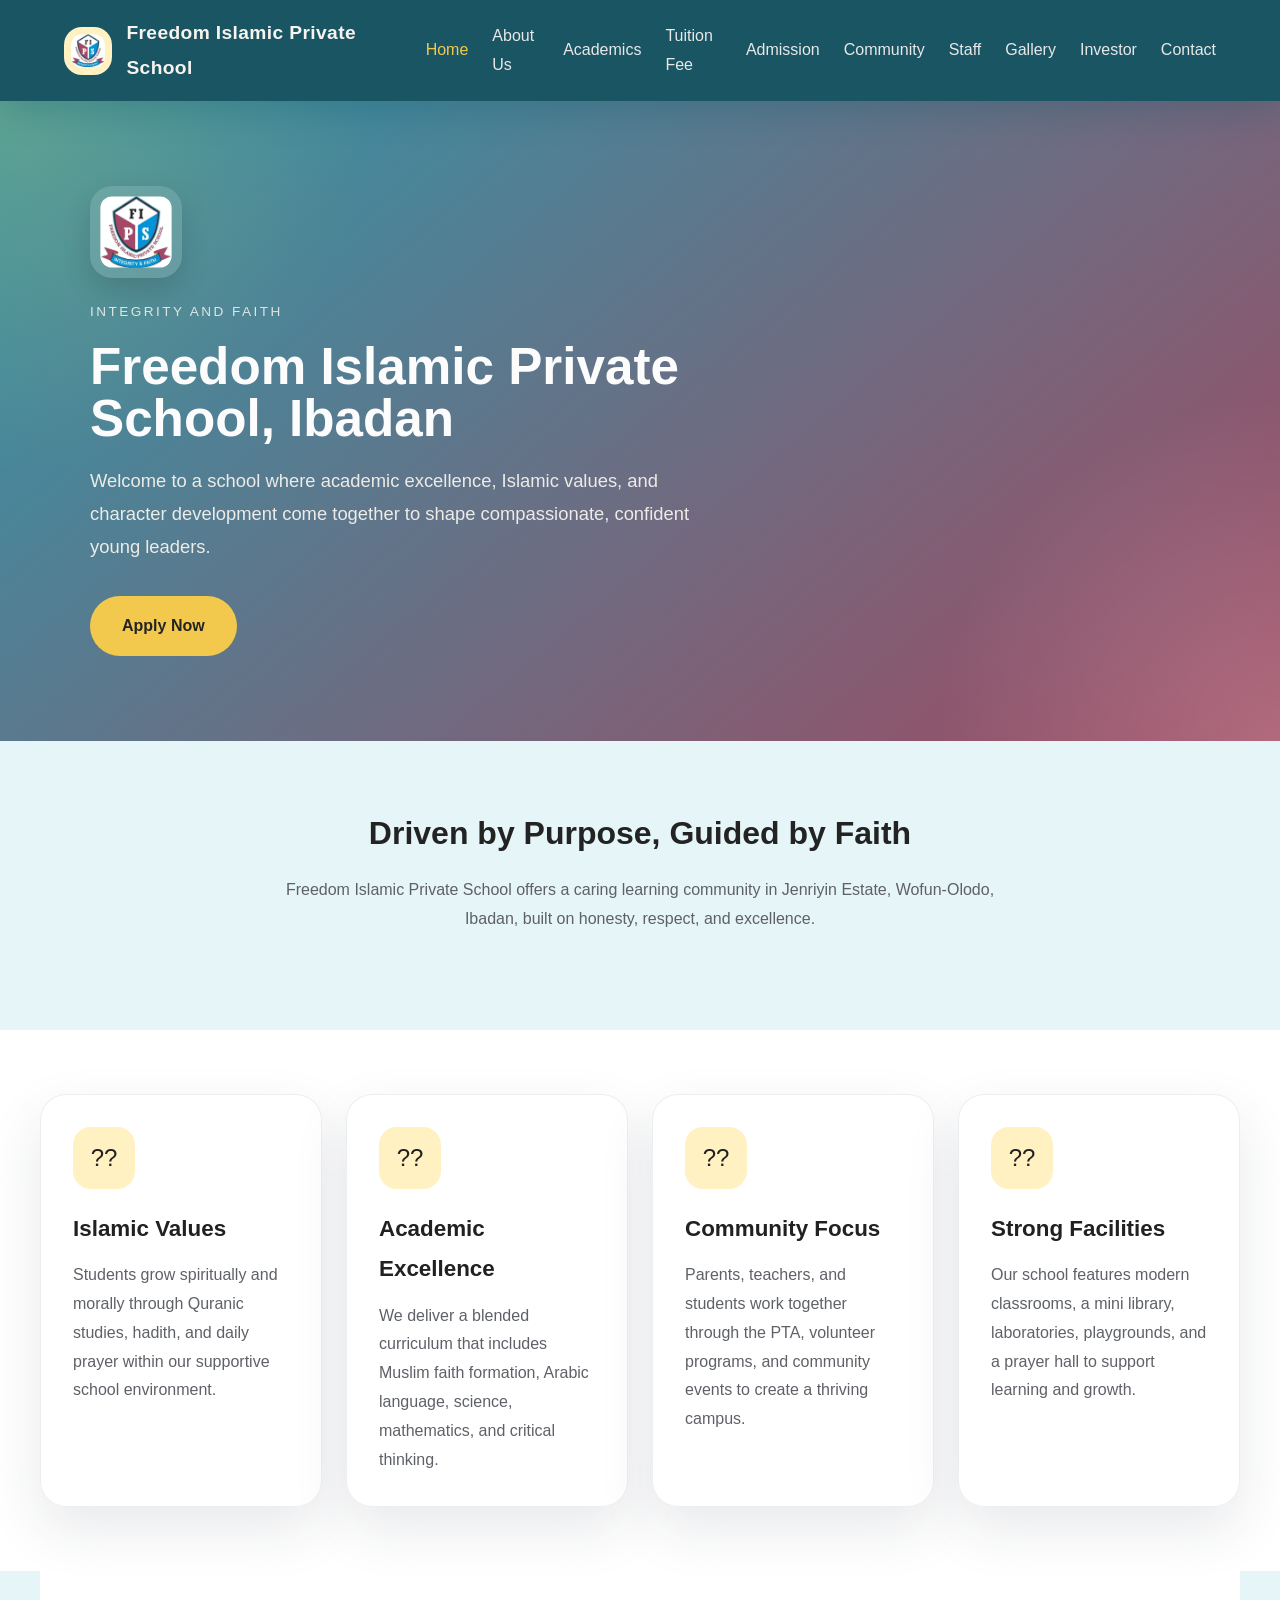
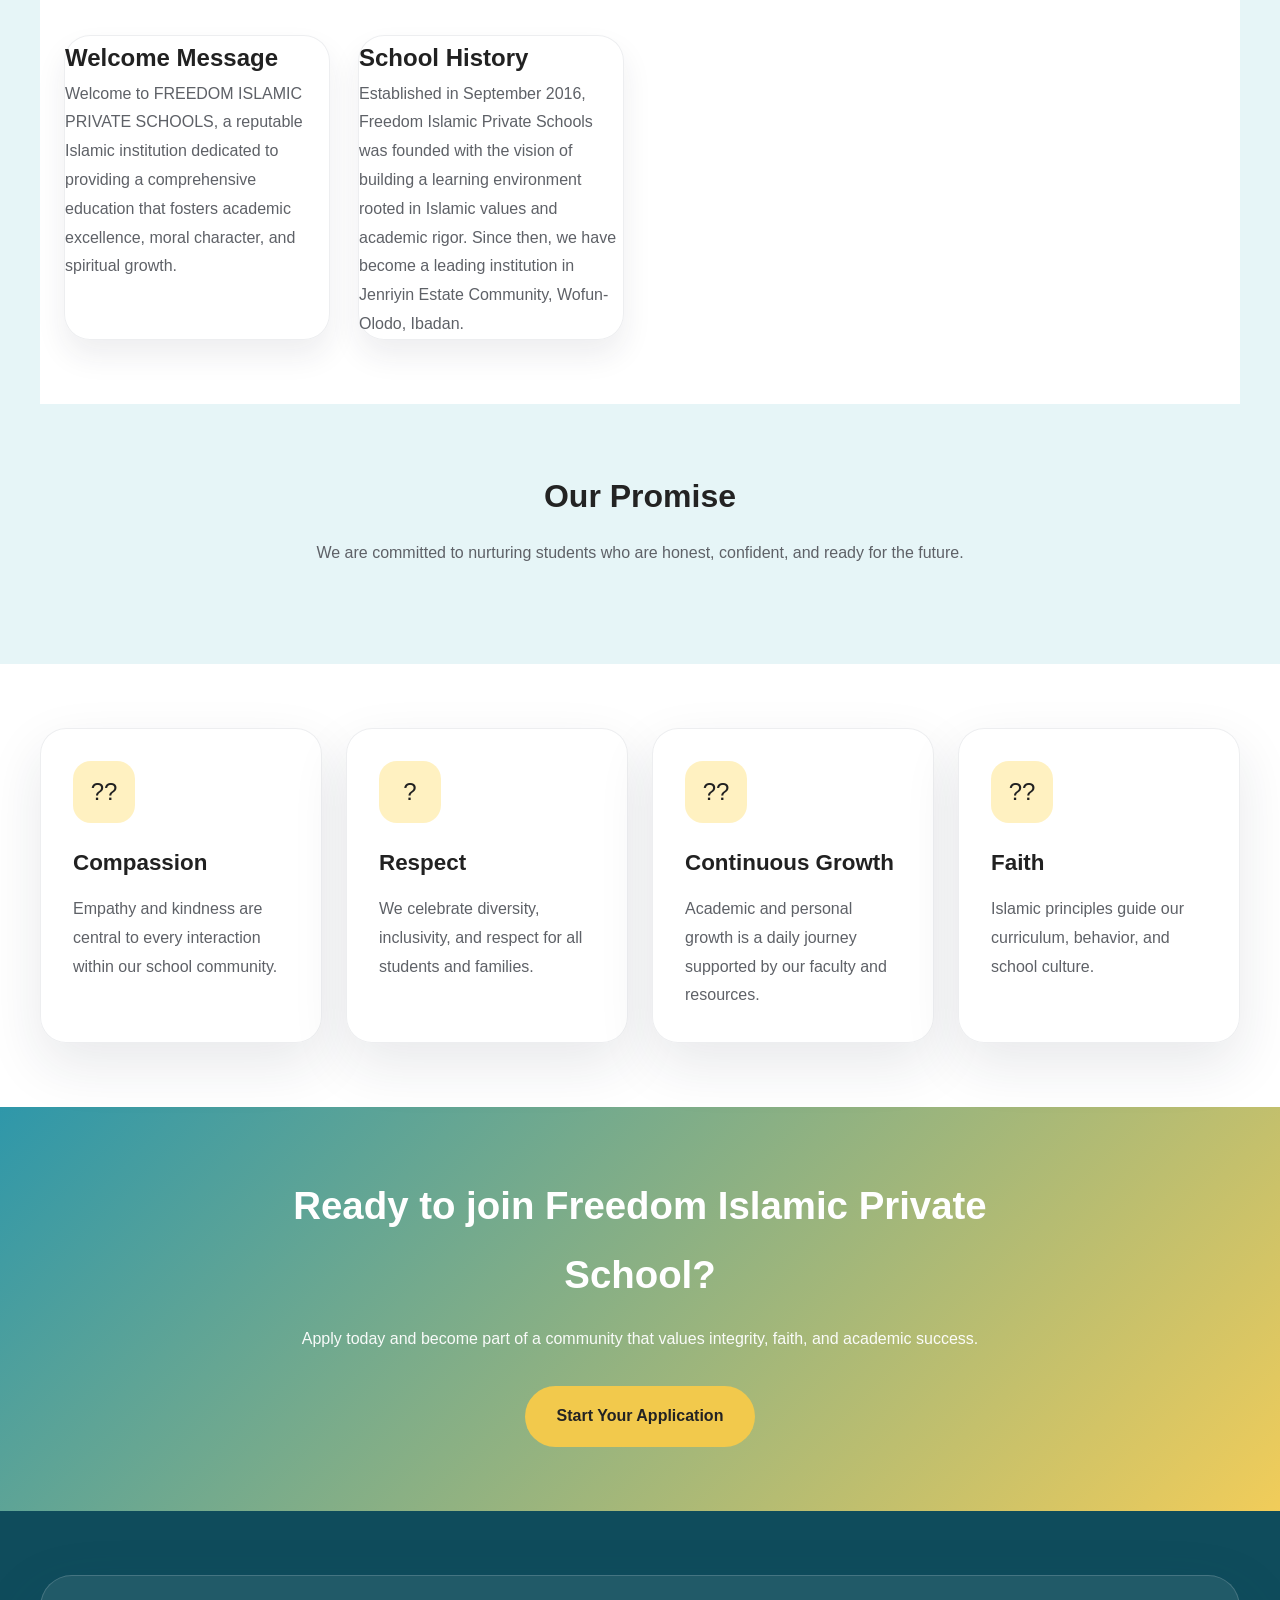
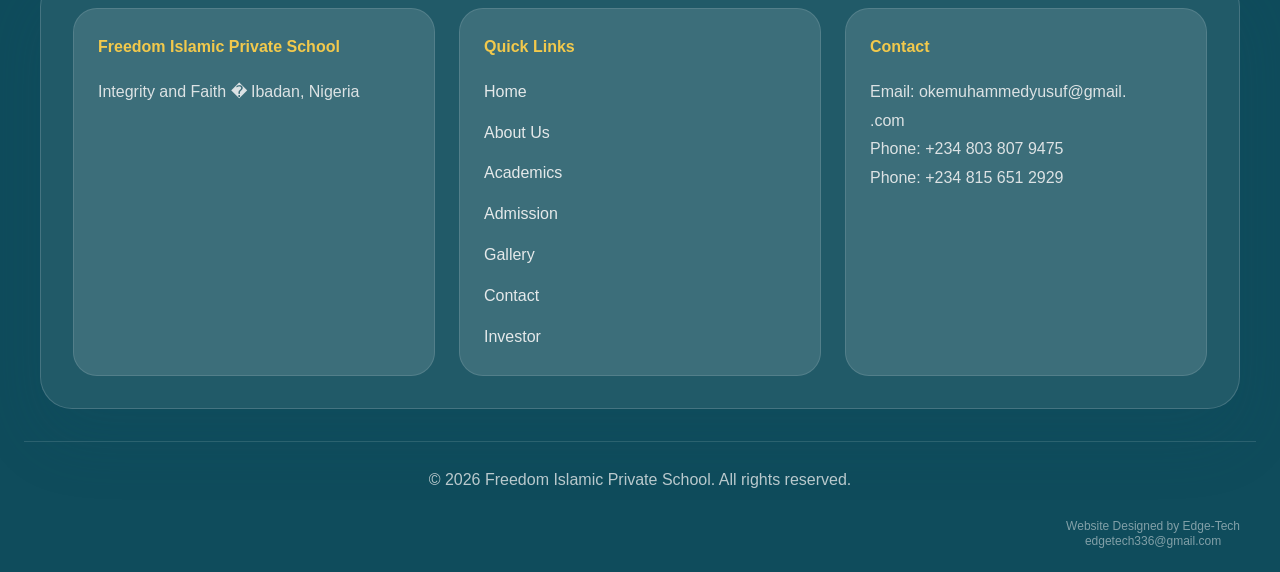
<file: index.html>
<!DOCTYPE html>
<html lang="en">
<head>
  <meta charset="UTF-8"> 
  <meta http-equiv="refresh" content="0; url=freedom.html">
  <title>Freedom Islamic Private School</title>
</head>
<body>
  <p>Redirecting to <a href="freedom.html">Freedom Islamic Private School</a>...</p>
</div>
</body>
</html>
</file>
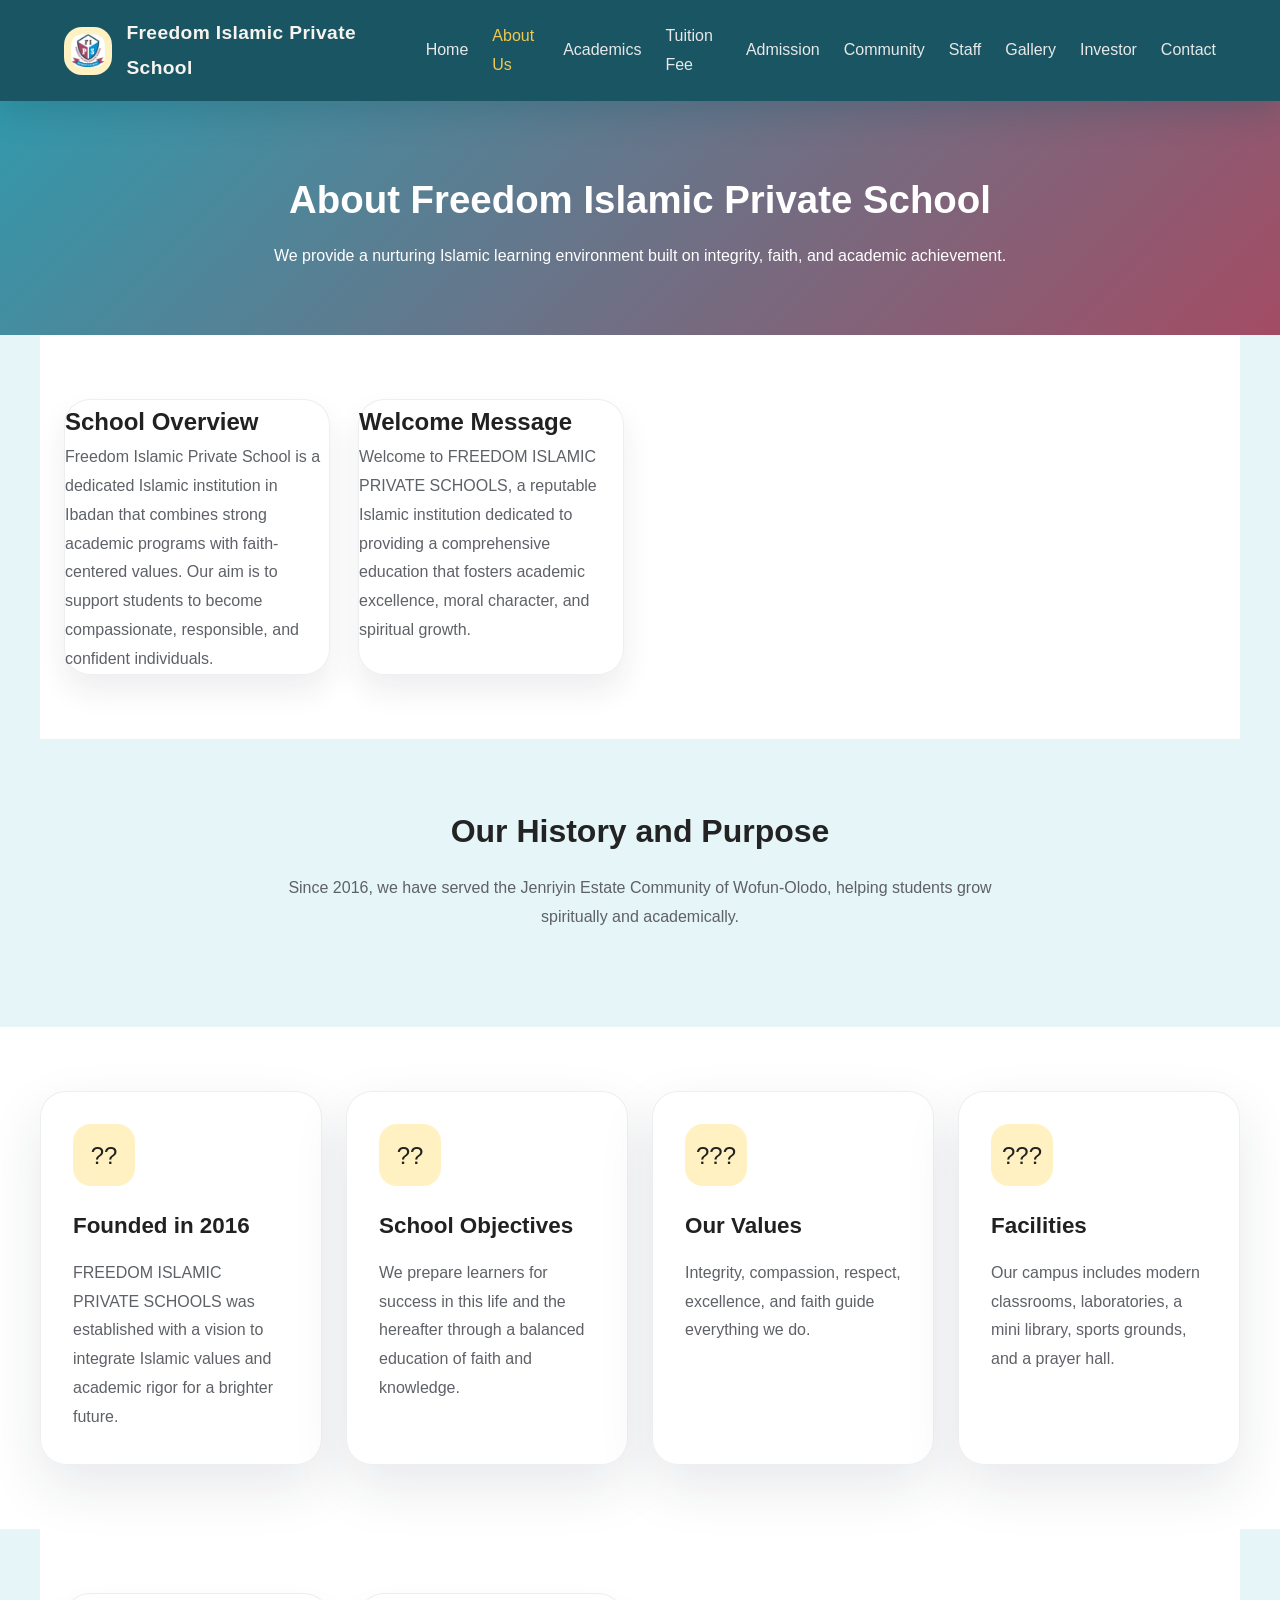
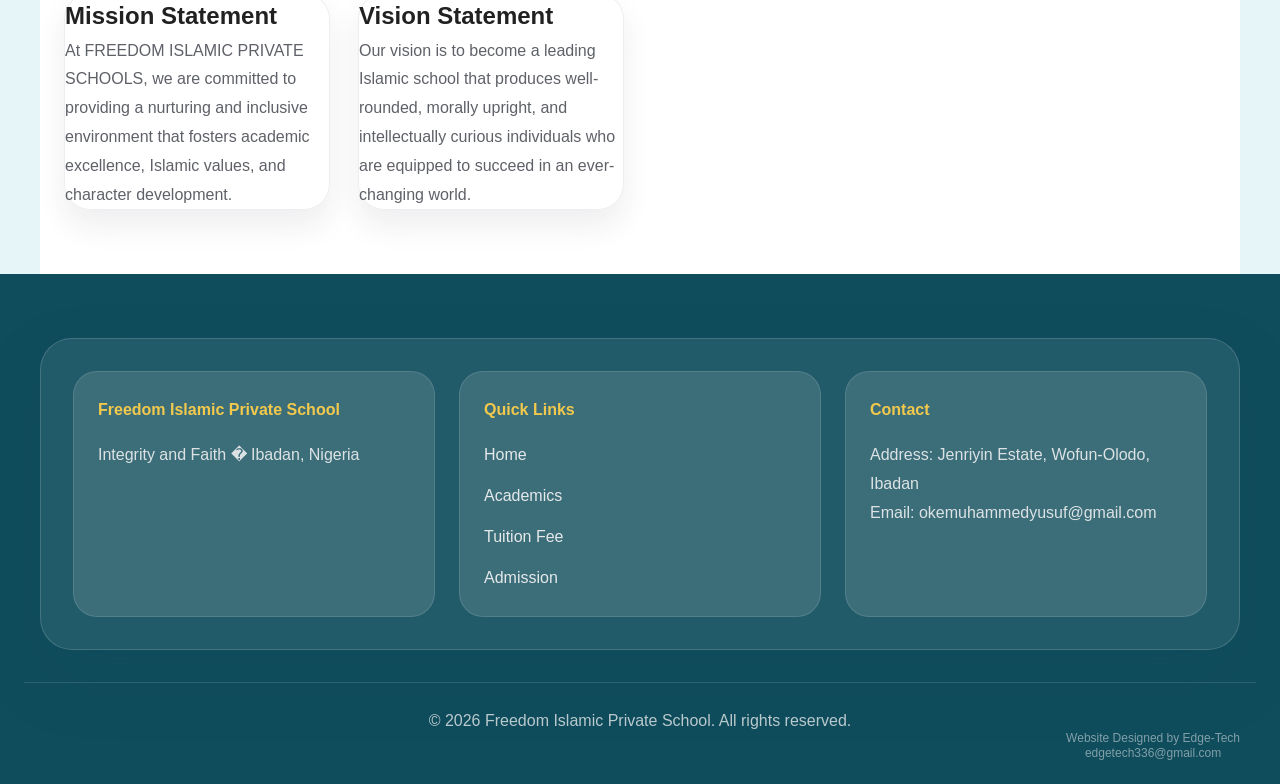
<file: about.html>
<!DOCTYPE html>
<html lang="en">
<head>
  <meta charset="UTF-8" />
  <meta name="viewport" content="width=device-width, initial-scale=1.0" />
  <title>About Us � Freedom Islamic Private School</title>
  <link rel="stylesheet" href="school.css" />
</head>
<body>
  <nav class="navbar">
    <div class="nav-container">
      <div class="logo-section">
        <img src="logo.jpg" alt="Freedom Islamic Private School Logo" class="school-logo" />
        <span class="school-name">Freedom Islamic Private School</span>
      </div>
      <button class="menu-toggle" id="menu-toggle">
        <span></span>
        <span></span>
        <span></span>
      </button>
      <ul class="nav-menu" id="nav-menu">
        <li><a href="freedom.html">Home</a></li>
        <li><a href="about.html">About Us</a></li>
        <li><a href="academics.html">Academics</a></li>
        <li><a href="tuition.html">Tuition Fee</a></li>
        <li><a href="admission.html">Admission</a></li>
        <li><a href="community.html">Community</a></li>
        <li><a href="staff.html">Staff</a></li>
        <li><a href="gallery.html">Gallery</a></li>
        <li><a href="investor.html">Investor</a></li>
        <li><a href="contact.html">Contact</a></li>
      </ul>
    </div>
  </nav>

  <section class="page-header">
    <h1>About Freedom Islamic Private School</h1>
    <p>We provide a nurturing Islamic learning environment built on integrity, faith, and academic achievement.</p>
  </section>

  <section class="about-section">
    <div class="about-container">
      <div class="about-card">
        <h2>School Overview</h2>
        <p>Freedom Islamic Private School is a dedicated Islamic institution in Ibadan that combines strong academic programs with faith-centered values. Our aim is to support students to become compassionate, responsible, and confident individuals.</p>
      </div>
      <div class="about-card">
        <h2>Welcome Message</h2>
        <p>Welcome to FREEDOM ISLAMIC PRIVATE SCHOOLS, a reputable Islamic institution dedicated to providing a comprehensive education that fosters academic excellence, moral character, and spiritual growth.</p>
      </div>
    </div>
  </section>

  <section class="section-title">
    <h2>Our History and Purpose</h2>
    <p>Since 2016, we have served the Jenriyin Estate Community of Wofun-Olodo, helping students grow spiritually and academically.</p>
  </section>

  <section class="features">
    <div class="features-container">
      <div class="feature-card">
        <div class="feature-icon">??</div>
        <h3>Founded in 2016</h3>
        <p>FREEDOM ISLAMIC PRIVATE SCHOOLS was established with a vision to integrate Islamic values and academic rigor for a brighter future.</p>
      </div>
      <div class="feature-card">
        <div class="feature-icon">??</div>
        <h3>School Objectives</h3>
        <p>We prepare learners for success in this life and the hereafter through a balanced education of faith and knowledge.</p>
      </div>
      <div class="feature-card">
        <div class="feature-icon">???</div>
        <h3>Our Values</h3>
        <p>Integrity, compassion, respect, excellence, and faith guide everything we do.</p>
      </div>
      <div class="feature-card">
        <div class="feature-icon">???</div>
        <h3>Facilities</h3>
        <p>Our campus includes modern classrooms, laboratories, a mini library, sports grounds, and a prayer hall.</p>
      </div>
    </div>
  </section>

  <section class="about-section">
    <div class="about-container">
      <div class="about-card">
        <h2>Mission Statement</h2>
        <p>At FREEDOM ISLAMIC PRIVATE SCHOOLS, we are committed to providing a nurturing and inclusive environment that fosters academic excellence, Islamic values, and character development.</p>
      </div>
      <div class="about-card">
        <h2>Vision Statement</h2>
        <p>Our vision is to become a leading Islamic school that produces well-rounded, morally upright, and intellectually curious individuals who are equipped to succeed in an ever-changing world.</p>
      </div>
    </div>
  </section>

  <footer class="footer">
    <div class="footer-container">
      <div class="footer-section">
        <h4>Freedom Islamic Private School</h4>
        <p>Integrity and Faith � Ibadan, Nigeria</p>
      </div>
      <div class="footer-section">
        <h4>Quick Links</h4>
        <ul>
          <li><a href="freedom.html">Home</a></li>
          <li><a href="academics.html">Academics</a></li>
          <li><a href="tuition.html">Tuition Fee</a></li>
          <li><a href="admission.html">Admission</a></li>
        </ul>
      </div>
      <div class="footer-section">
        <h4>Contact</h4>
        <p>Address: Jenriyin Estate, Wofun-Olodo, Ibadan</p>
        <p>Email: okemuhammedyusuf@gmail.com</p>
      </div>
    </div>
    <div class="footer-bottom">
      <p>&copy; 2026 Freedom Islamic Private School. All rights reserved.</p>
      <p class="watermark">Website Designed by Edge-Tech<br>edgetech336@gmail.com</p>
    </div>
  </footer>

  <script src="school.js"></script>
</body>
</html>
</file>
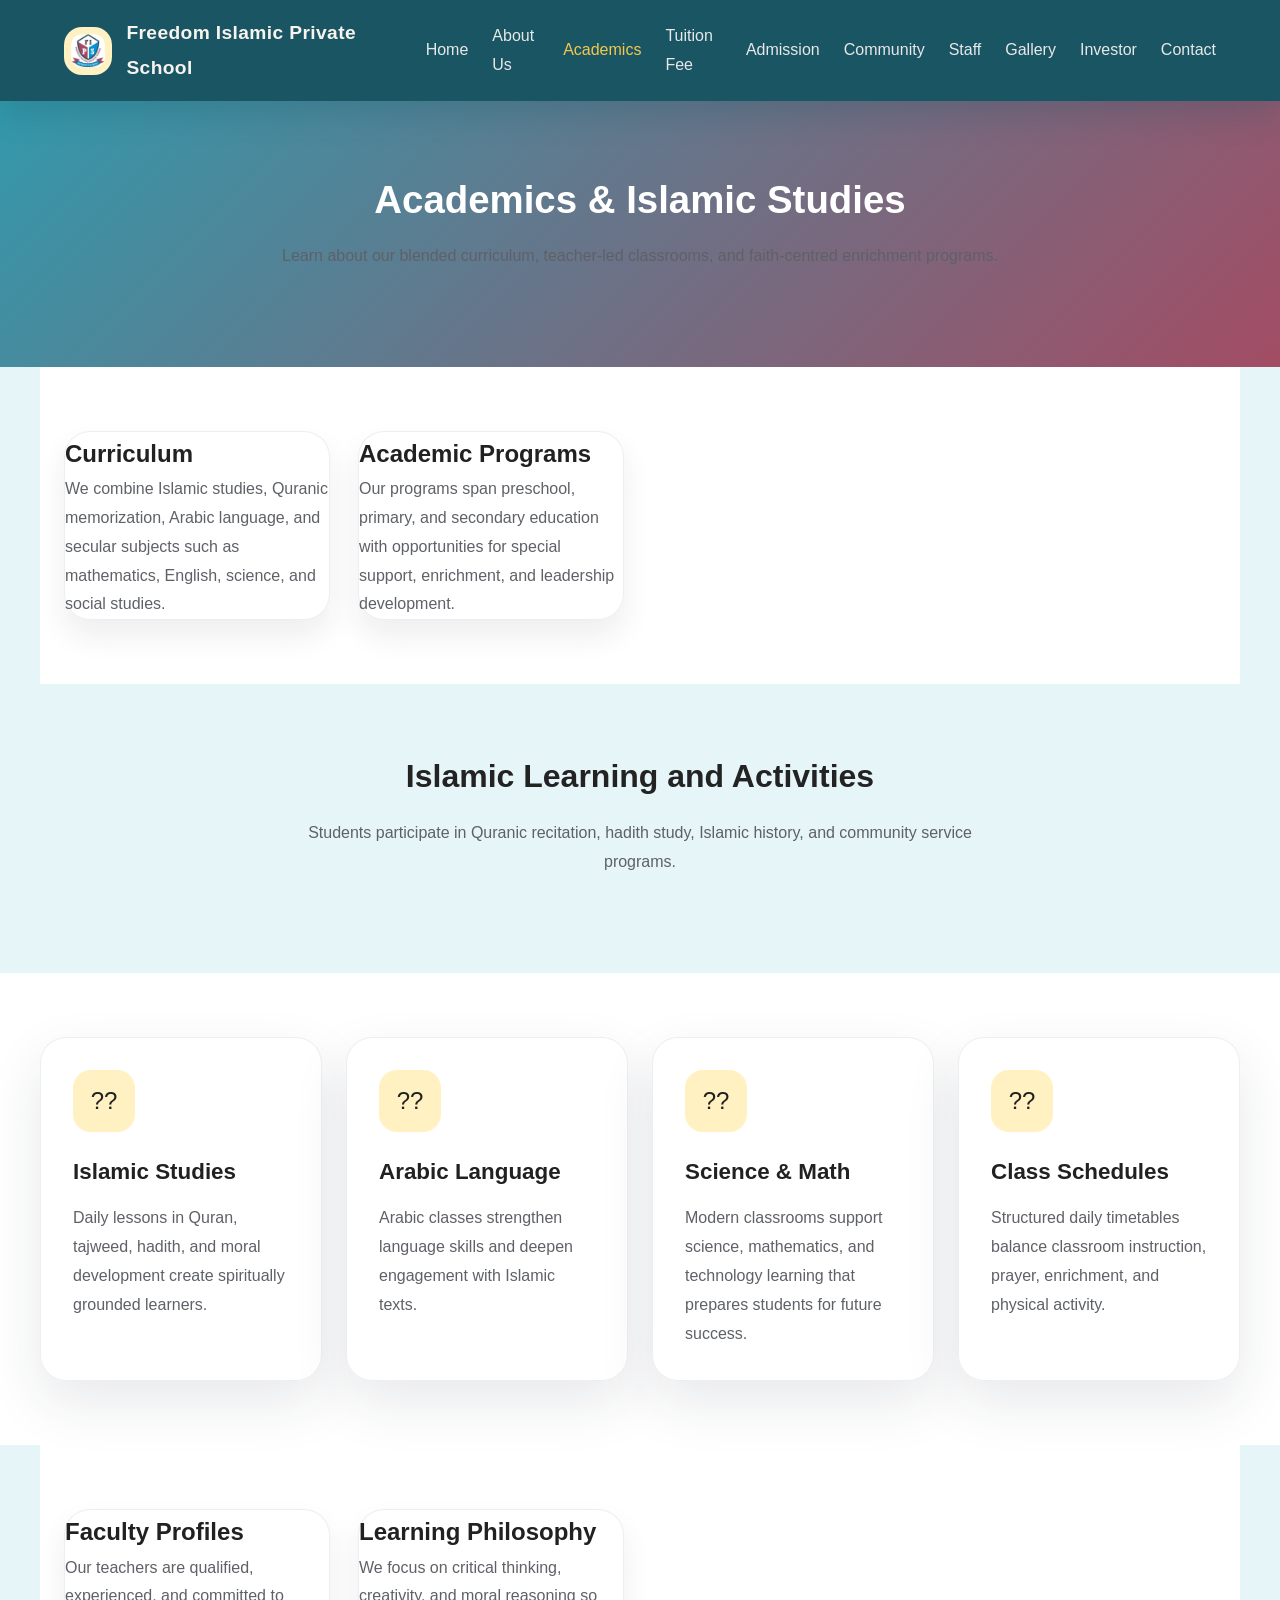
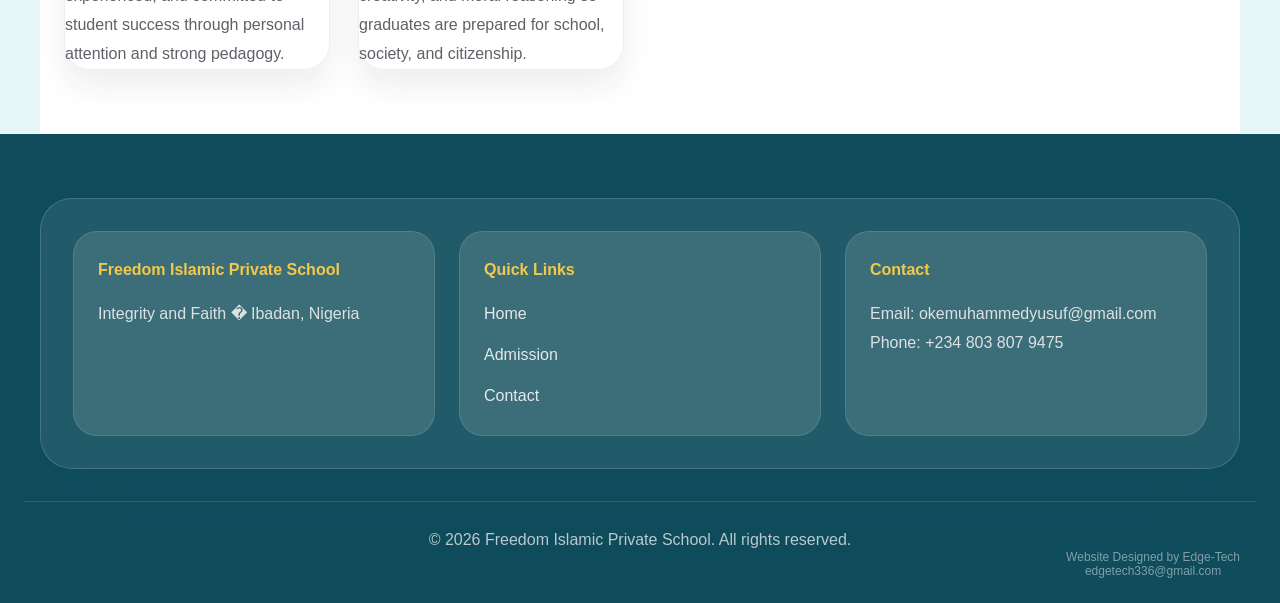
<file: academics.html>
<!DOCTYPE html>
<html lang="en">
<head>
  <meta charset="UTF-8" />
  <meta name="viewport" content="width=device-width, initial-scale=1.0" />
  <title>Academics | Freedom Islamic Private School</title>
  <link rel="stylesheet" href="school.css" />
</head>
<body>
  <nav class="navbar">
    <div class="nav-container">
      <div class="logo-section">
        <img src="logo.jpg" alt="Freedom Islamic Private School Logo" class="school-logo" />
        <span class="school-name">Freedom Islamic Private School</span>
      </div>
      <button class="menu-toggle" id="menu-toggle">
        <span></span>
        <span></span>
        <span></span>
      </button>
      <ul class="nav-menu" id="nav-menu">
        <li><a href="freedom.html">Home</a></li>
        <li><a href="about.html">About Us</a></li>
        <li><a href="academics.html">Academics</a></li>
        <li><a href="tuition.html">Tuition Fee</a></li>
        <li><a href="admission.html">Admission</a></li>
        <li><a href="community.html">Community</a></li>
        <li><a href="staff.html">Staff</a></li>
        <li><a href="gallery.html">Gallery</a></li>
        <li><a href="investor.html">Investor</a></li>
        <li><a href="contact.html">Contact</a></li>
      </ul>
    </div>
  </nav>

  <section class="page-header">
    <div class="section-title">
      <h1>Academics & Islamic Studies</h1>
      <p>Learn about our blended curriculum, teacher-led classrooms, and faith-centred enrichment programs.</p>
    </div>
  </section>

  <section class="about-section">
    <div class="about-container">
      <div class="about-card">
        <h2>Curriculum</h2>
        <p>We combine Islamic studies, Quranic memorization, Arabic language, and secular subjects such as mathematics, English, science, and social studies.</p>
      </div>
      <div class="about-card">
        <h2>Academic Programs</h2>
        <p>Our programs span preschool, primary, and secondary education with opportunities for special support, enrichment, and leadership development.</p>
      </div>
    </div>
  </section>

  <section class="section-title">
    <h2>Islamic Learning and Activities</h2>
    <p>Students participate in Quranic recitation, hadith study, Islamic history, and community service programs.</p>
  </section>

  <section class="features">
    <div class="features-container">
      <div class="feature-card">
        <div class="feature-icon">??</div>
        <h3>Islamic Studies</h3>
        <p>Daily lessons in Quran, tajweed, hadith, and moral development create spiritually grounded learners.</p>
      </div>
      <div class="feature-card">
        <div class="feature-icon">??</div>
        <h3>Arabic Language</h3>
        <p>Arabic classes strengthen language skills and deepen engagement with Islamic texts.</p>
      </div>
      <div class="feature-card">
        <div class="feature-icon">??</div>
        <h3>Science & Math</h3>
        <p>Modern classrooms support science, mathematics, and technology learning that prepares students for future success.</p>
      </div>
      <div class="feature-card">
        <div class="feature-icon">??</div>
        <h3>Class Schedules</h3>
        <p>Structured daily timetables balance classroom instruction, prayer, enrichment, and physical activity.</p>
      </div>
    </div>
  </section>

  <section class="about-section">
    <div class="about-container">
      <div class="about-card">
        <h2>Faculty Profiles</h2>
        <p>Our teachers are qualified, experienced, and committed to student success through personal attention and strong pedagogy.</p>
      </div>
      <div class="about-card">
        <h2>Learning Philosophy</h2>
        <p>We focus on critical thinking, creativity, and moral reasoning so graduates are prepared for school, society, and citizenship.</p>
      </div>
    </div>
  </section>

  <footer class="footer">
    <div class="footer-container">
      <div class="footer-section">
        <h4>Freedom Islamic Private School</h4>
        <p>Integrity and Faith � Ibadan, Nigeria</p>
      </div>
      <div class="footer-section">
        <h4>Quick Links</h4>
        <ul>
          <li><a href="freedom.html">Home</a></li>
          <li><a href="admission.html">Admission</a></li>
          <li><a href="contact.html">Contact</a></li>
        </ul>
      </div>
      <div class="footer-section">
        <h4>Contact</h4>
        <p>Email: okemuhammedyusuf@gmail.com</p>
        <p>Phone: +234 803 807 9475</p>
      </div>
    </div>
    <div class="footer-bottom">
      <p>&copy; 2026 Freedom Islamic Private School. All rights reserved.</p>
      <p class="watermark">Website Designed by Edge-Tech<br>edgetech336@gmail.com</p>
    </div>
  </footer>

  <script src="school.js"></script>
</body>
</html>
</file>
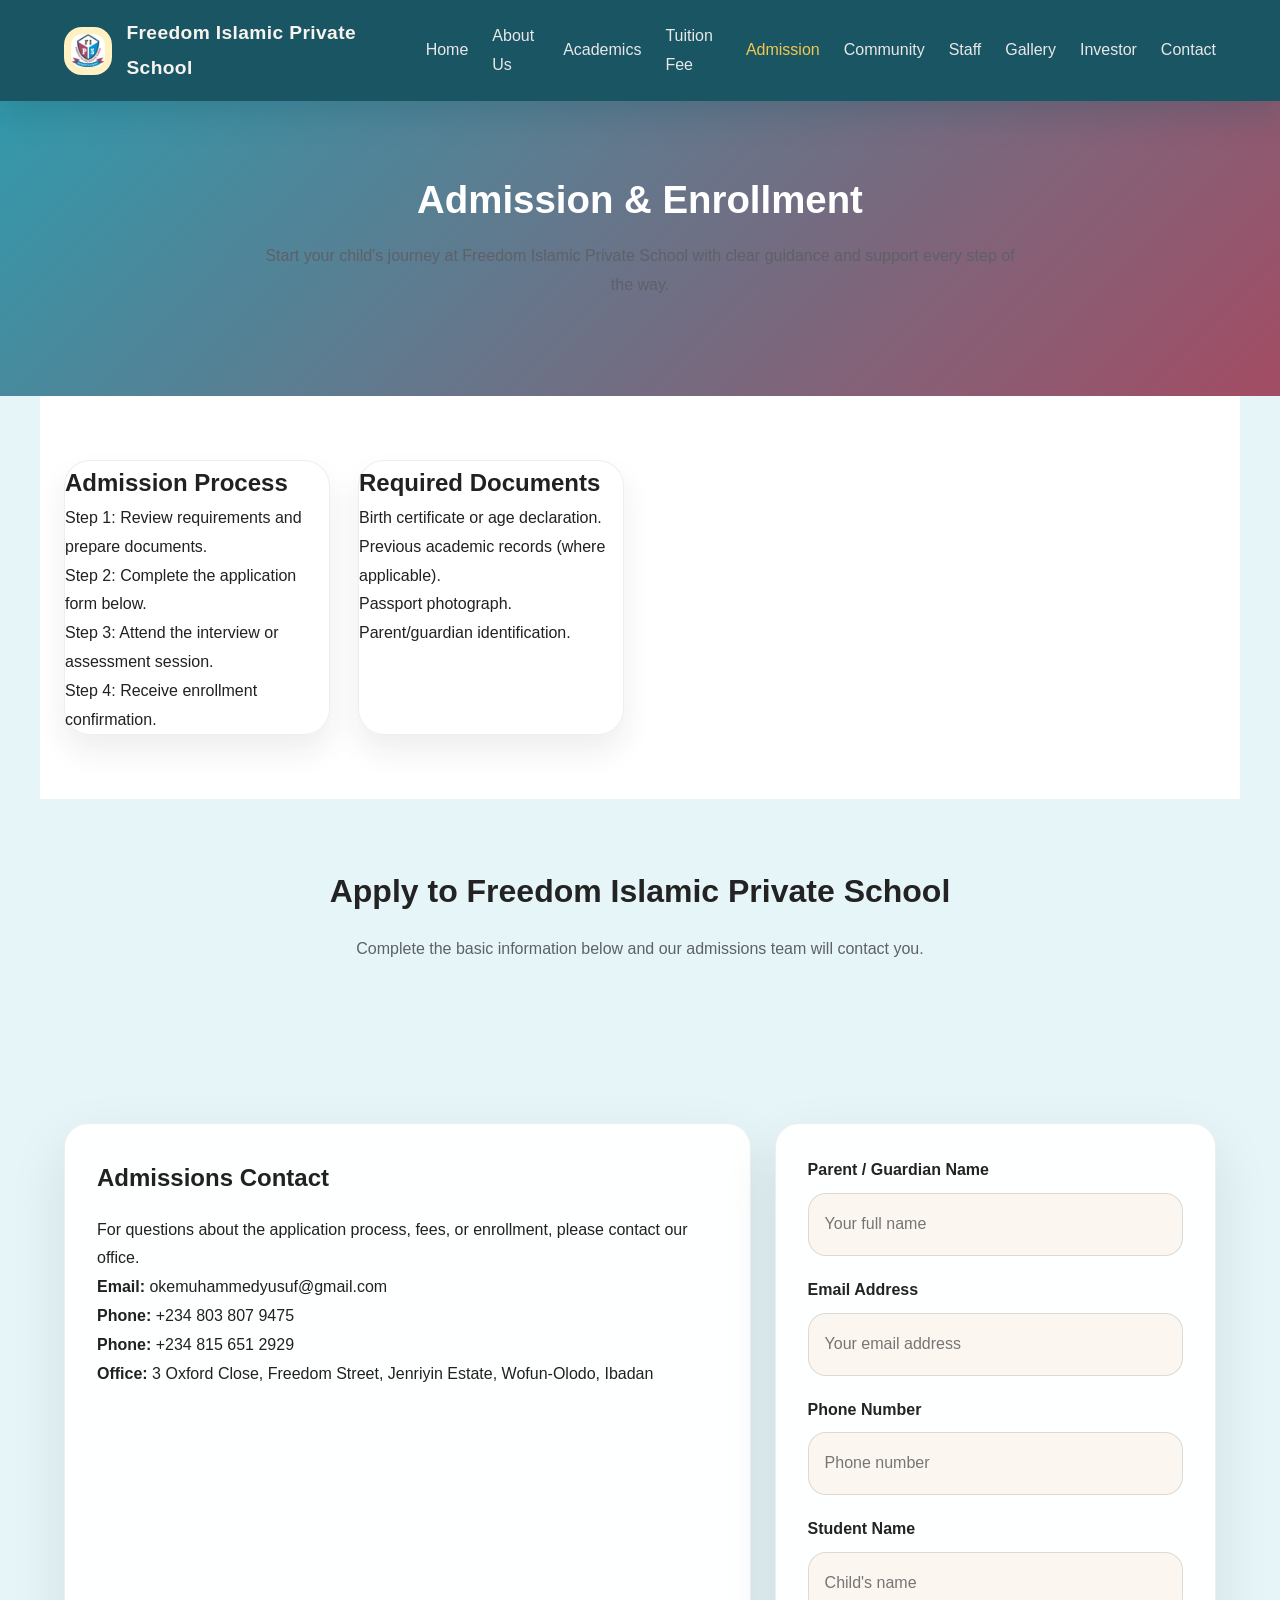
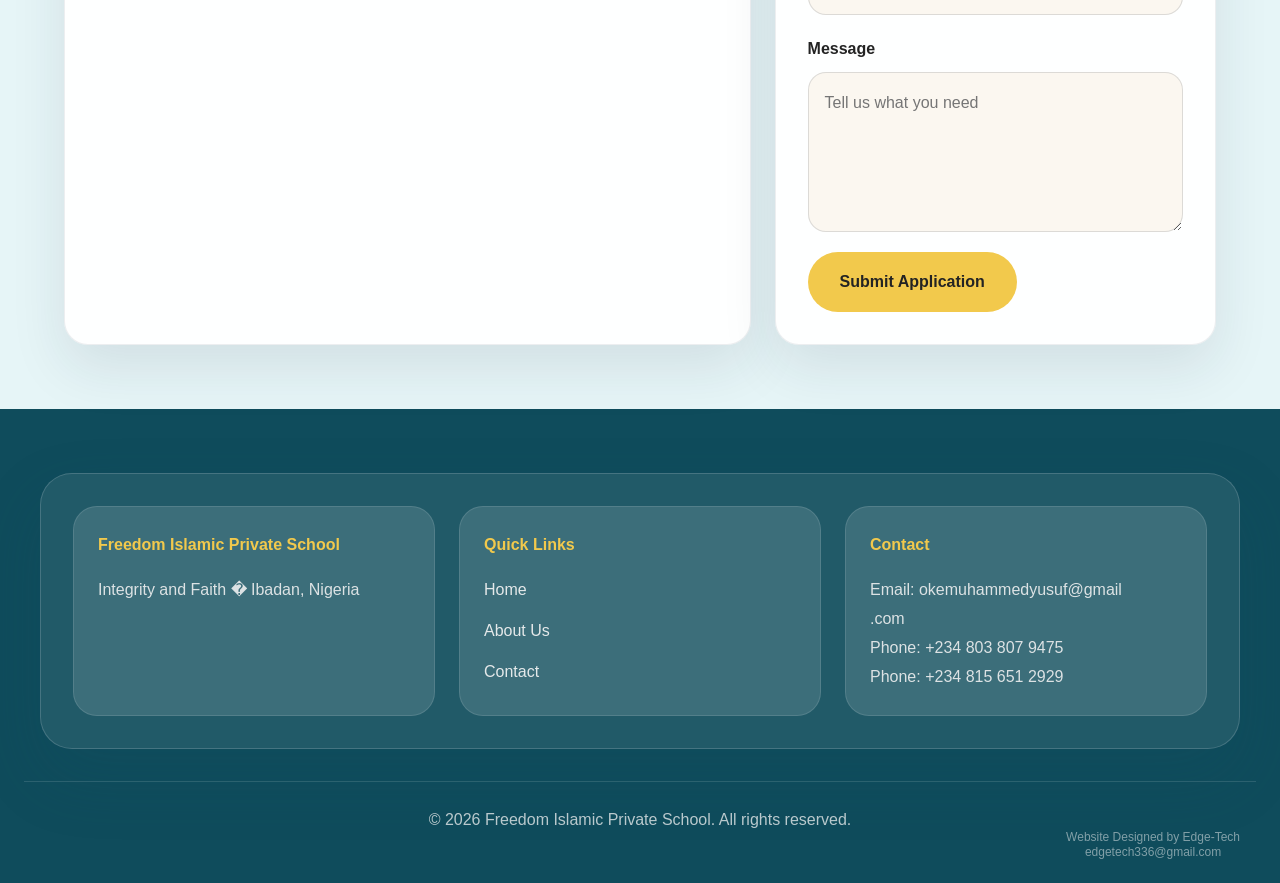
<file: admission.html>
<!DOCTYPE html>
<html lang="en">
<head>
  <meta charset="UTF-8" />
  <meta name="viewport" content="width=device-width, initial-scale=1.0" />
  <title>Admission | Freedom Islamic Private School</title>
  <link rel="stylesheet" href="school.css" />
</head>
<body>
  <nav class="navbar">
    <div class="nav-container">
      <div class="logo-section">
        <img src="logo.jpg" alt="Freedom Islamic Private School Logo" class="school-logo" />
        <span class="school-name">Freedom Islamic Private School</span>
      </div>
      <button class="menu-toggle" id="menu-toggle">
        <span></span>
        <span></span>
        <span></span>
      </button>
      <ul class="nav-menu" id="nav-menu">
        <li><a href="freedom.html">Home</a></li>
        <li><a href="about.html">About Us</a></li>
        <li><a href="academics.html">Academics</a></li>
        <li><a href="tuition.html">Tuition Fee</a></li>
        <li><a href="admission.html">Admission</a></li>
        <li><a href="community.html">Community</a></li>
        <li><a href="staff.html">Staff</a></li>
        <li><a href="gallery.html">Gallery</a></li>
        <li><a href="investor.html">Investor</a></li>
        <li><a href="contact.html">Contact</a></li>
      </ul>
    </div>
  </nav>

  <section class="page-header">
    <div class="section-title">
      <h1>Admission & Enrollment</h1>
      <p>Start your child's journey at Freedom Islamic Private School with clear guidance and support every step of the way.</p>
    </div>
  </section>

  <section class="about-section">
    <div class="about-container">
      <div class="about-card">
        <h2>Admission Process</h2>
        <ul class="values-list">
          <li>Step 1: Review requirements and prepare documents.</li>
          <li>Step 2: Complete the application form below.</li>
          <li>Step 3: Attend the interview or assessment session.</li>
          <li>Step 4: Receive enrollment confirmation.</li>
        </ul>
      </div>
      <div class="about-card">
        <h2>Required Documents</h2>
        <ul class="values-list">
          <li>Birth certificate or age declaration.</li>
          <li>Previous academic records (where applicable).</li>
          <li>Passport photograph.</li>
          <li>Parent/guardian identification.</li>
        </ul>
      </div>
    </div>
  </section>

  <section class="section-title">
    <h2>Apply to Freedom Islamic Private School</h2>
    <p>Complete the basic information below and our admissions team will contact you.</p>
  </section>

  <section class="contact-grid">
    <div class="contact-card">
      <h2>Admissions Contact</h2>
      <p>For questions about the application process, fees, or enrollment, please contact our office.</p>
      <p><strong>Email:</strong> okemuhammedyusuf@gmail.com</p>
      <p><strong>Phone:</strong> +234 803 807 9475</p>
      <p><strong>Phone:</strong> +234 815 651 2929</p>
      <p><strong>Office:</strong> 3 Oxford Close, Freedom Street, Jenriyin Estate, Wofun-Olodo, Ibadan</p>
    </div>
    <form class="contact-form">
      <div class="form-field">
        <label for="name">Parent / Guardian Name</label>
        <input id="name" type="text" placeholder="Your full name" required />
      </div>
      <div class="form-field">
        <label for="email">Email Address</label>
        <input id="email" type="email" placeholder="Your email address" required />
      </div>
      <div class="form-field">
        <label for="phone">Phone Number</label>
        <input id="phone" type="tel" placeholder="Phone number" required />
      </div>
      <div class="form-field">
        <label for="child">Student Name</label>
        <input id="child" type="text" placeholder="Child's name" required />
      </div>
      <div class="form-field">
        <label for="message">Message</label>
        <textarea id="message" placeholder="Tell us what you need"></textarea>
      </div>
      <button type="submit" class="btn-primary">Submit Application</button>
    </form>
  </section>

  <footer class="footer">
    <div class="footer-container">
      <div class="footer-section">
        <h4>Freedom Islamic Private School</h4>
        <p>Integrity and Faith � Ibadan, Nigeria</p>
      </div>
      <div class="footer-section">
        <h4>Quick Links</h4>
        <ul>
          <li><a href="freedom.html">Home</a></li>
          <li><a href="about.html">About Us</a></li>
          <li><a href="contact.html">Contact</a></li>
        </ul>
      </div>
      <div class="footer-section">
        <h4>Contact</h4>
        <p>Email: okemuhammedyusuf@gmail<br>
            .com</p>
        <p>Phone: +234 803 807 9475</p>
        <p>Phone: +234 815 651 2929</p>
      </div>
    </div>
    <div class="footer-bottom">
      <p>&copy; 2026 Freedom Islamic Private School. All rights reserved.</p>
      <p class="watermark">Website Designed by Edge-Tech<br>edgetech336@gmail.com</p>
    </div>
  </footer>

  <script src="school.js"></script>
  <script>
    document.querySelector('.contact-form').addEventListener('submit', function(e) {
      e.preventDefault();
      const name = document.getElementById('name').value;
      const email = document.getElementById('email').value;
      const phone = document.getElementById('phone').value;
      const child = document.getElementById('child').value;
      const message = document.getElementById('message').value;
      const text = `Application from ${name}\nEmail: ${email}\nPhone: ${phone}\nChild: ${child}\nMessage: ${message}`;
      const encoded = encodeURIComponent(text);
      window.location.href = `https://wa.me/2348038079475?text=${encoded}`;
    });
  </script>
</body>
</html>
</file>
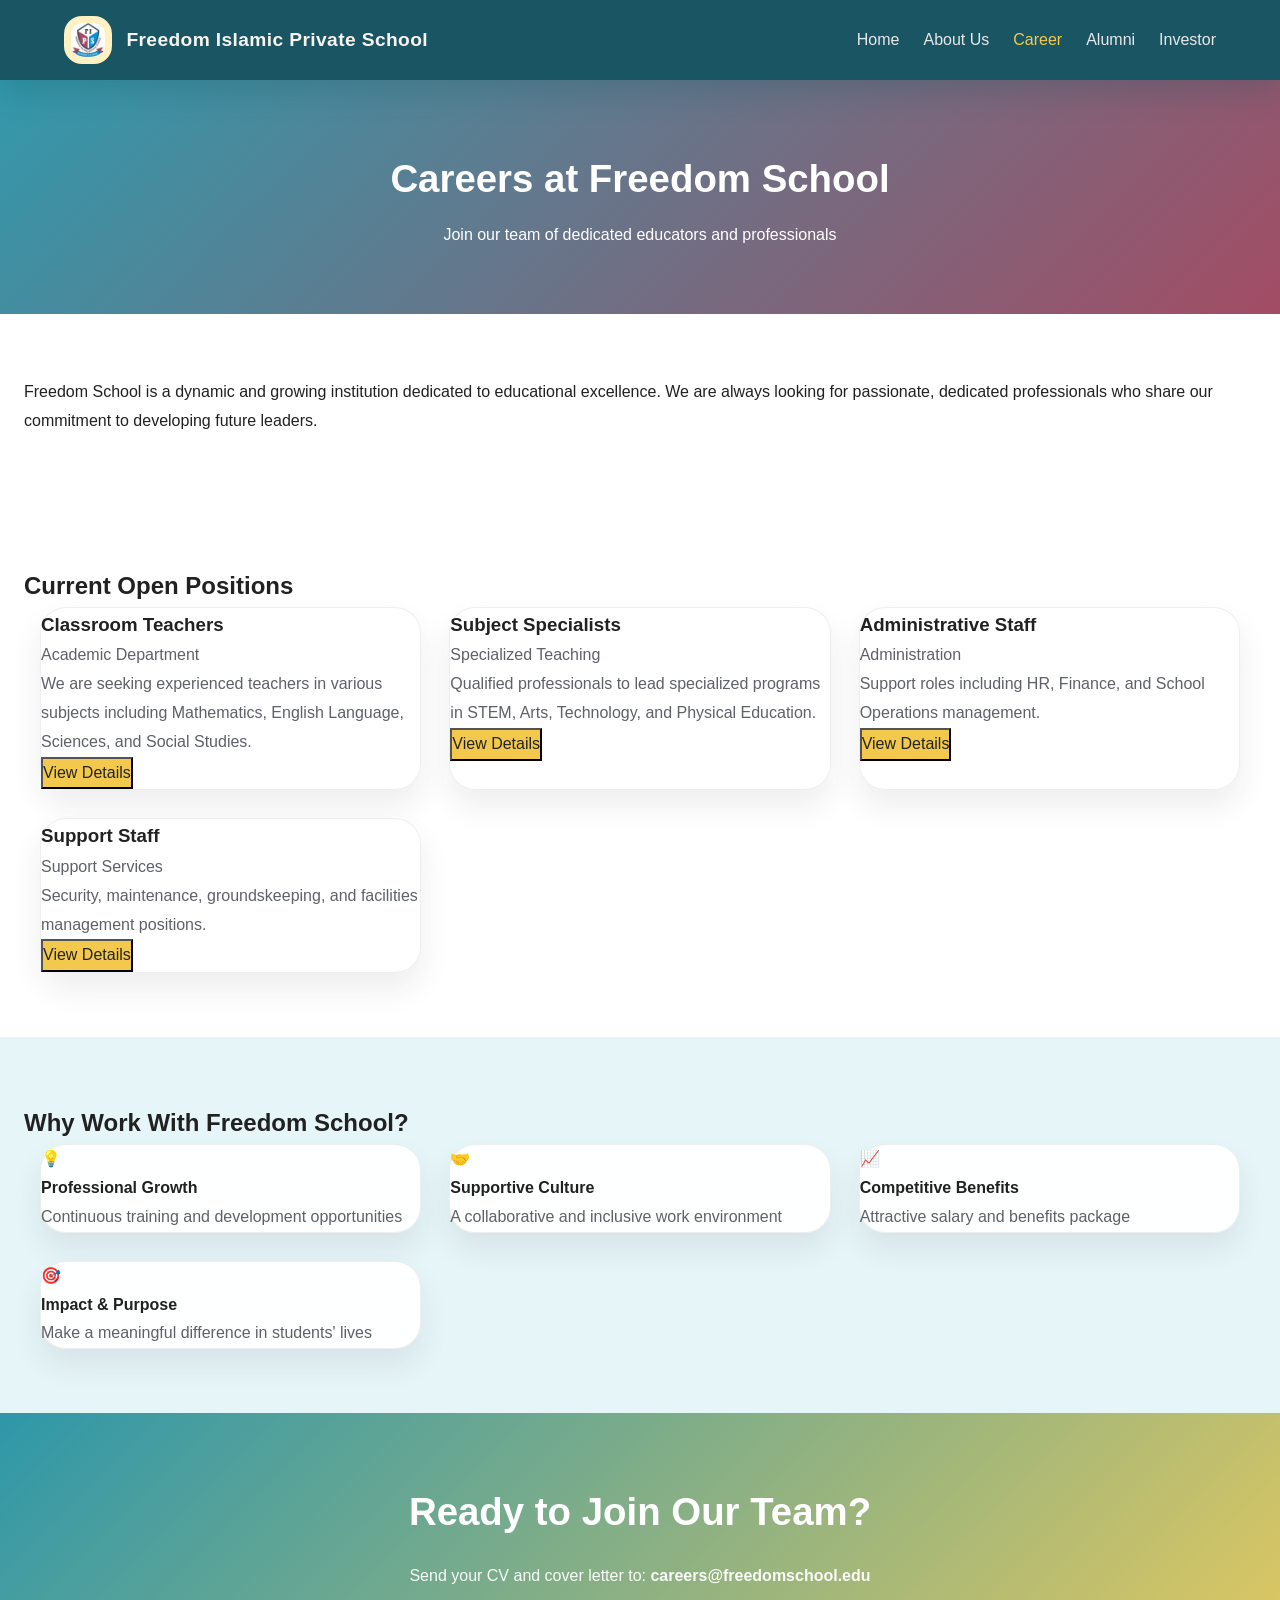
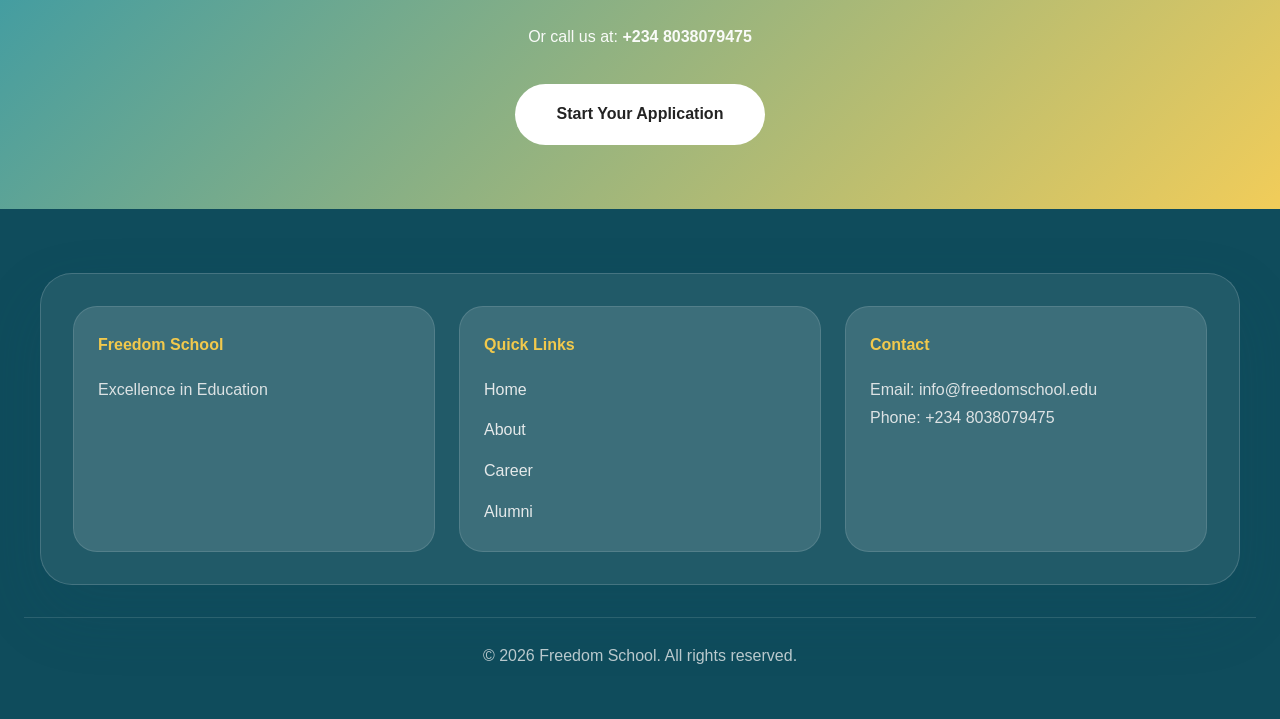
<file: career.html>
<!DOCTYPE html>
<html lang="en">
<head>
  <meta charset="UTF-8" />
  <meta name="viewport" content="width=device-width, initial-scale=1.0" />
  <title>Career — Freedom School</title>
  <link rel="stylesheet" href="school.css" />
</head>
<body>
  <!-- NAVIGATION BAR -->
  <nav class="navbar">
    <div class="nav-container">
      <div class="logo-section">
        <img src="logo.jpg" alt="Freedom Islamic Private School Logo" class="school-logo" />
        <span class="school-name">Freedom Islamic Private School</span>
      </div>
      <button class="menu-toggle" id="menu-toggle">
        <span></span>
        <span></span>
        <span></span>
      </button>
      <ul class="nav-menu" id="nav-menu">
        <li><a href="freedom.html">Home</a></li>
        <li><a href="about.html">About Us</a></li>
        <li><a href="career.html">Career</a></li>
        <li><a href="alumni.html">Alumni</a></li>
        <li><a href="investor.html">Investor</a></li>
      </ul>
    </div>
  </nav>

  <!-- PAGE HEADER -->
  <section class="page-header">
    <h1>Careers at Freedom School</h1>
    <p>Join our team of dedicated educators and professionals</p>
  </section>

  <!-- CAREER INTRO -->
  <section class="career-intro">
    <div class="career-container">
      <p>Freedom School is a dynamic and growing institution dedicated to educational excellence. We are always looking for passionate, dedicated professionals who share our commitment to developing future leaders.</p>
    </div>
  </section>

  <!-- OPEN POSITIONS -->
  <section class="positions">
    <h2>Current Open Positions</h2>
    <div class="positions-grid">
      <div class="position-card">
        <h3>Classroom Teachers</h3>
        <p class="department">Academic Department</p>
        <p>We are seeking experienced teachers in various subjects including Mathematics, English Language, Sciences, and Social Studies.</p>
        <button class="apply-btn">View Details</button>
      </div>
      <div class="position-card">
        <h3>Subject Specialists</h3>
        <p class="department">Specialized Teaching</p>
        <p>Qualified professionals to lead specialized programs in STEM, Arts, Technology, and Physical Education.</p>
        <button class="apply-btn">View Details</button>
      </div>
      <div class="position-card">
        <h3>Administrative Staff</h3>
        <p class="department">Administration</p>
        <p>Support roles including HR, Finance, and School Operations management.</p>
        <button class="apply-btn">View Details</button>
      </div>
      <div class="position-card">
        <h3>Support Staff</h3>
        <p class="department">Support Services</p>
        <p>Security, maintenance, groundskeeping, and facilities management positions.</p>
        <button class="apply-btn">View Details</button>
      </div>
    </div>
  </section>

  <!-- WHY WORK WITH US -->
  <section class="why-work">
    <h2>Why Work With Freedom School?</h2>
    <div class="benefits-grid">
      <div class="benefit">
        <div class="benefit-icon">💡</div>
        <h4>Professional Growth</h4>
        <p>Continuous training and development opportunities</p>
      </div>
      <div class="benefit">
        <div class="benefit-icon">🤝</div>
        <h4>Supportive Culture</h4>
        <p>A collaborative and inclusive work environment</p>
      </div>
      <div class="benefit">
        <div class="benefit-icon">📈</div>
        <h4>Competitive Benefits</h4>
        <p>Attractive salary and benefits package</p>
      </div>
      <div class="benefit">
        <div class="benefit-icon">🎯</div>
        <h4>Impact & Purpose</h4>
        <p>Make a meaningful difference in students' lives</p>
      </div>
    </div>
  </section>

  <!-- APPLICATION SECTION -->
  <section class="application">
    <div class="application-container">
      <h2>Ready to Join Our Team?</h2>
      <p>Send your CV and cover letter to: <strong>careers@freedomschool.edu</strong></p>
      <p>Or call us at: <strong>+234 8038079475</strong></p>
      <button class="apply-btn-large">Start Your Application</button>
    </div>
  </section>

  <!-- FOOTER -->
  <footer class="footer">
    <div class="footer-container">
      <div class="footer-section">
        <h4>Freedom School</h4>
        <p>Excellence in Education</p>
      </div>
      <div class="footer-section">
        <h4>Quick Links</h4>
        <ul>
          <li><a href="freedom.html">Home</a></li>
          <li><a href="about.html">About</a></li>
          <li><a href="career.html">Career</a></li>
          <li><a href="alumni.html">Alumni</a></li>
        </ul>
      </div>
      <div class="footer-section">
        <h4>Contact</h4>
        <p>Email: info@freedomschool.edu</p>
        <p>Phone: +234 8038079475</p>
      </div>
    </div>
    <div class="footer-bottom">
      <p>&copy; 2026 Freedom School. All rights reserved.</p>
    </div>
  </footer>

  <script src="school.js"></script>
</body>
</html>
</file>
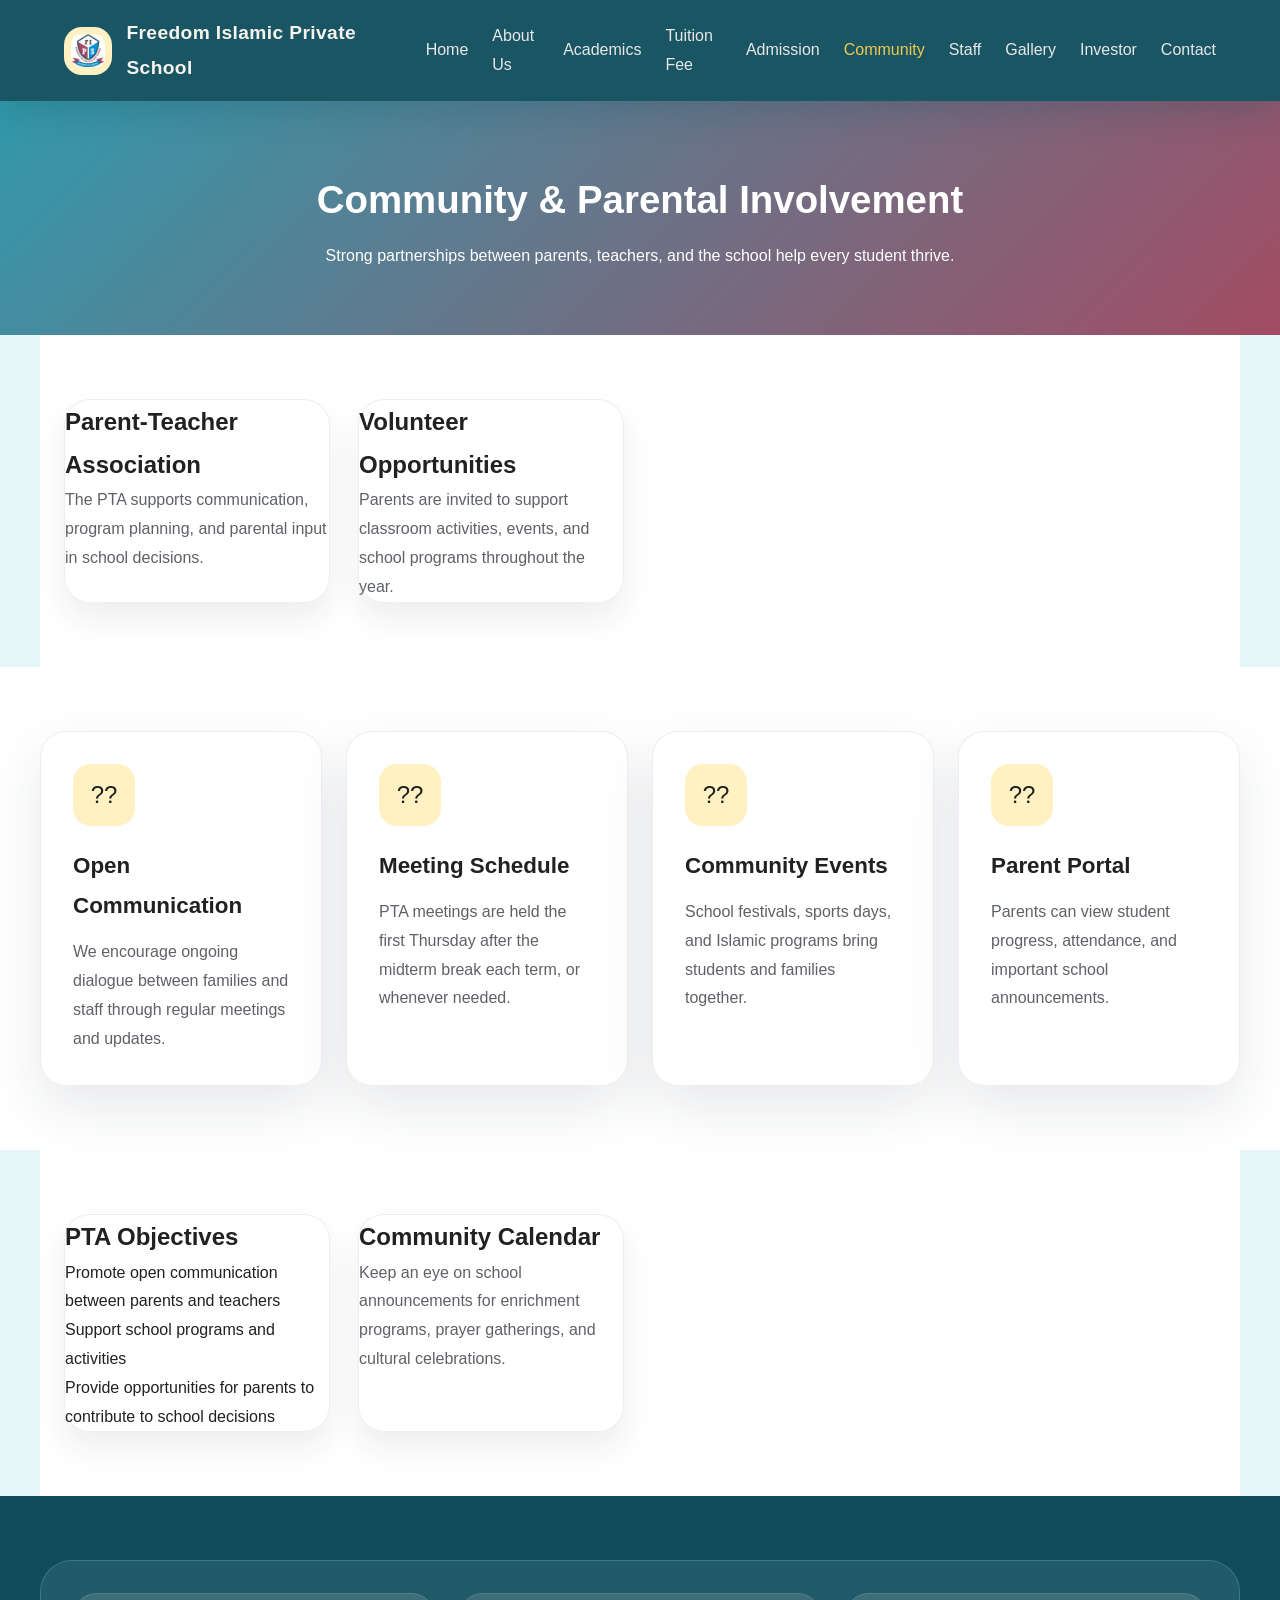
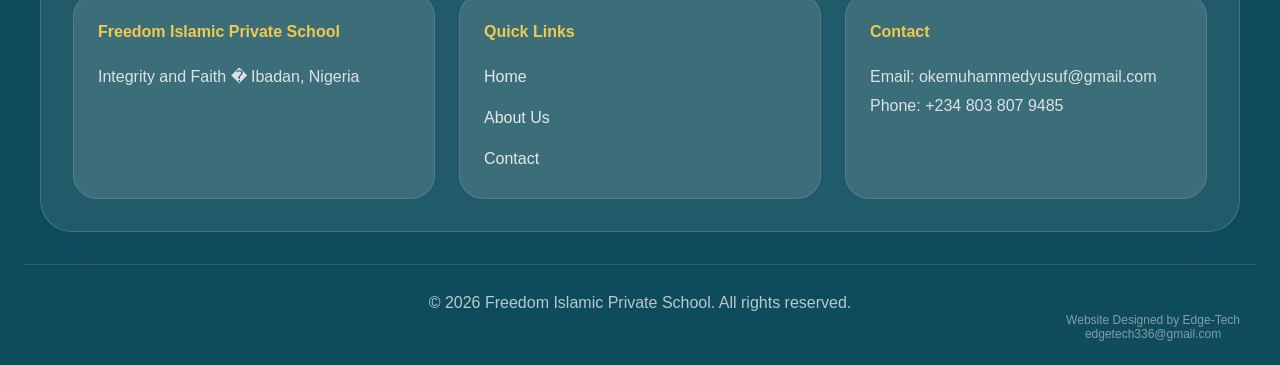
<file: community.html>
<!DOCTYPE html>
<html lang="en">
<head>
  <meta charset="UTF-8" />
  <meta name="viewport" content="width=device-width, initial-scale=1.0" />
  <title>Community | Freedom Islamic Private School</title>
  <link rel="stylesheet" href="school.css" />
</head>
<body>
  <nav class="navbar">
    <div class="nav-container">
      <div class="logo-section">
        <img src="logo.jpg" alt="Freedom Islamic Private School Logo" class="school-logo" />
        <span class="school-name">Freedom Islamic Private School</span>
      </div>
      <button class="menu-toggle" id="menu-toggle">
        <span></span>
        <span></span>
        <span></span>
      </button>
      <ul class="nav-menu" id="nav-menu">
        <li><a href="freedom.html">Home</a></li>
        <li><a href="about.html">About Us</a></li>
        <li><a href="academics.html">Academics</a></li>
        <li><a href="tuition.html">Tuition Fee</a></li>
        <li><a href="admission.html">Admission</a></li>
        <li><a href="community.html">Community</a></li>
        <li><a href="staff.html">Staff</a></li>
        <li><a href="gallery.html">Gallery</a></li>
        <li><a href="investor.html">Investor</a></li>
        <li><a href="contact.html">Contact</a></li>
      </ul>
    </div>
  </nav>

  <section class="page-header">
    <h1>Community & Parental Involvement</h1>
    <p>Strong partnerships between parents, teachers, and the school help every student thrive.</p>
  </section>

  <section class="about-section">
    <div class="about-container">
      <div class="about-card">
        <h2>Parent-Teacher Association</h2>
        <p>The PTA supports communication, program planning, and parental input in school decisions.</p>
      </div>
      <div class="about-card">
        <h2>Volunteer Opportunities</h2>
        <p>Parents are invited to support classroom activities, events, and school programs throughout the year.</p>
      </div>
    </div>
  </section>

  <section class="features">
    <div class="features-container">
      <div class="feature-card">
        <div class="feature-icon">??</div>
        <h3>Open Communication</h3>
        <p>We encourage ongoing dialogue between families and staff through regular meetings and updates.</p>
      </div>
      <div class="feature-card">
        <div class="feature-icon">??</div>
        <h3>Meeting Schedule</h3>
        <p>PTA meetings are held the first Thursday after the midterm break each term, or whenever needed.</p>
      </div>
      <div class="feature-card">
        <div class="feature-icon">??</div>
        <h3>Community Events</h3>
        <p>School festivals, sports days, and Islamic programs bring students and families together.</p>
      </div>
      <div class="feature-card">
        <div class="feature-icon">??</div>
        <h3>Parent Portal</h3>
        <p>Parents can view student progress, attendance, and important school announcements.</p>
      </div>
    </div>
  </section>

  <section class="about-section">
    <div class="about-container">
      <div class="about-card">
        <h2>PTA Objectives</h2>
        <ul class="values-list">
          <li>Promote open communication between parents and teachers</li>
          <li>Support school programs and activities</li>
          <li>Provide opportunities for parents to contribute to school decisions</li>
        </ul>
      </div>
      <div class="about-card">
        <h2>Community Calendar</h2>
        <p>Keep an eye on school announcements for enrichment programs, prayer gatherings, and cultural celebrations.</p>
      </div>
    </div>
  </section>

  <footer class="footer">
    <div class="footer-container">
      <div class="footer-section">
        <h4>Freedom Islamic Private School</h4>
        <p>Integrity and Faith � Ibadan, Nigeria</p>
      </div>
      <div class="footer-section">
        <h4>Quick Links</h4>
        <ul>
          <li><a href="freedom.html">Home</a></li>
          <li><a href="about.html">About Us</a></li>
          <li><a href="contact.html">Contact</a></li>
        </ul>
      </div>
      <div class="footer-section">
        <h4>Contact</h4>
        <p>Email: okemuhammedyusuf@gmail.com</p>
        <p>Phone: +234 803 807 9485</p>
      </div>
    </div>
    <div class="footer-bottom">
      <p>&copy; 2026 Freedom Islamic Private School. All rights reserved.</p>
      <p class="watermark">Website Designed by Edge-Tech<br>edgetech336@gmail.com</p>
    </div>
  </footer>

  <script src="school.js"></script>
</body>
</html>
</file>
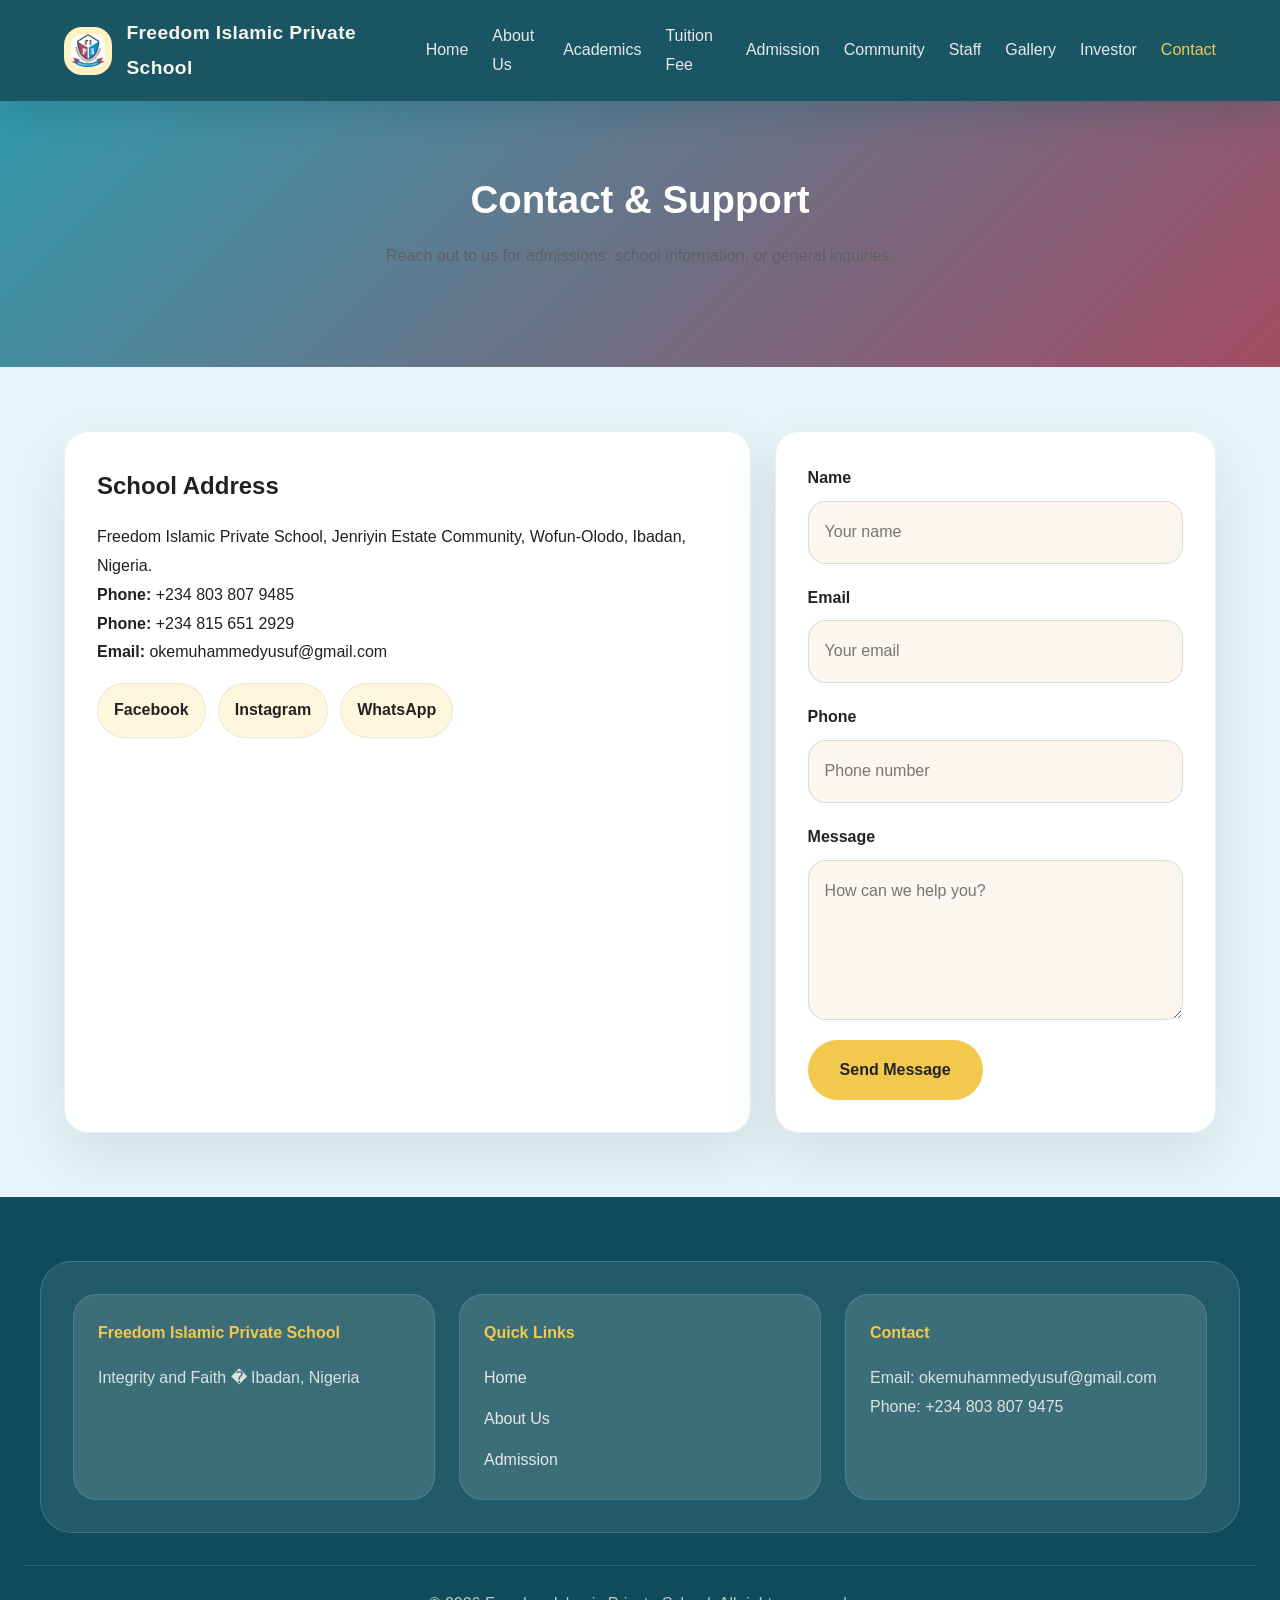
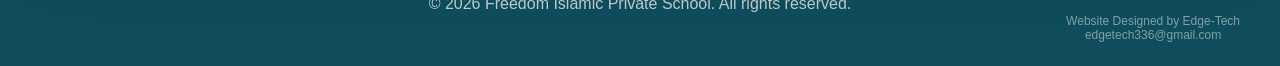
<file: contact.html>
<!DOCTYPE html>
<html lang="en">
<head>
  <meta charset="UTF-8" />
  <meta name="viewport" content="width=device-width, initial-scale=1.0" />
  <title>Contact | Freedom Islamic Private School</title>
  <link rel="stylesheet" href="school.css" />
</head>
<body>
  
    <nav class="navbar">
      <div class="nav-container">
        <div class="logo-section">
          <img src="logo.jpg" alt="Freedom Islamic Private School Logo" class="school-logo" />
          <span class="school-name">Freedom Islamic Private School</span>
        </div>
      <button class="menu-toggle" id="menu-toggle">
        <span></span>
        <span></span>
        <span></span>
      </button>
      <ul class="nav-menu" id="nav-menu">
        <li><a href="freedom.html">Home</a></li>
        <li><a href="about.html">About Us</a></li>
        <li><a href="academics.html">Academics</a></li>
        <li><a href="tuition.html">Tuition Fee</a></li>
        <li><a href="admission.html">Admission</a></li>
        <li><a href="community.html">Community</a></li>
        <li><a href="staff.html">Staff</a></li>
        <li><a href="gallery.html">Gallery</a></li>
        <li><a href="investor.html">Investor</a></li>
        <li><a href="contact.html">Contact</a></li>
      </ul>
    </div>
  </nav>

  <section class="page-header">
    <div class="section-title">
      <h1>Contact & Support</h1>
      <p>Reach out to us for admissions, school information, or general inquiries.</p>
    </div>
  </section>

  <section class="contact-grid">
    <div class="contact-card">
      <h2>School Address</h2>
      <p>Freedom Islamic Private School, Jenriyin Estate Community, Wofun-Olodo, Ibadan, Nigeria.</p>
      <p><strong>Phone:</strong> +234 803 807 9485</p>
      <p><strong>Phone:</strong> +234 815 651 2929</p>
      <p><strong>Email:</strong> okemuhammedyusuf@gmail.com</p>
      <div class="social-links">
        <a class="social-link" href="#">Facebook</a>
        <a class="social-link" href="#">Instagram</a>
        <a class="social-link" href="#">WhatsApp</a>
      </div>
    </div>
    <form class="contact-form">
      <div class="form-field">
        <label for="contact-name">Name</label>
        <input id="contact-name" type="text" placeholder="Your name" />
      </div>
      <div class="form-field">
        <label for="contact-email">Email</label>
        <input id="contact-email" type="email" placeholder="Your email" />
      </div>
      <div class="form-field">
        <label for="contact-phone">Phone</label>
        <input id="contact-phone" type="tel" placeholder="Phone number" />
      </div>
      <div class="form-field">
        <label for="contact-message">Message</label>
        <textarea id="contact-message" placeholder="How can we help you?"></textarea>
      </div>
      <button type="button" class="btn-primary">Send Message</button>
    </form>
  </section>

  <footer class="footer">
    <div class="footer-container">
      <div class="footer-section">
        <h4>Freedom Islamic Private School</h4>
        <p>Integrity and Faith � Ibadan, Nigeria</p>
      </div>
      <div class="footer-section">
        <h4>Quick Links</h4>
        <ul>
          <li><a href="freedom.html">Home</a></li>
          <li><a href="about.html">About Us</a></li>
          <li><a href="admission.html">Admission</a></li>
        </ul>
      </div>
      <div class="footer-section">
        <h4>Contact</h4>
        <p>Email: okemuhammedyusuf@gmail.com</p>
        <p>Phone: +234 803 807 9475</p>
      </div>
    </div>
    <div class="footer-bottom">
      <p>&copy; 2026 Freedom Islamic Private School. All rights reserved.</p>
      <p class="watermark">Website Designed by Edge-Tech<br>edgetech336@gmail.com</p>
    </div>
  </footer>
  </div>

  <script src="school.js"></script>
</body>
</html>
</file>
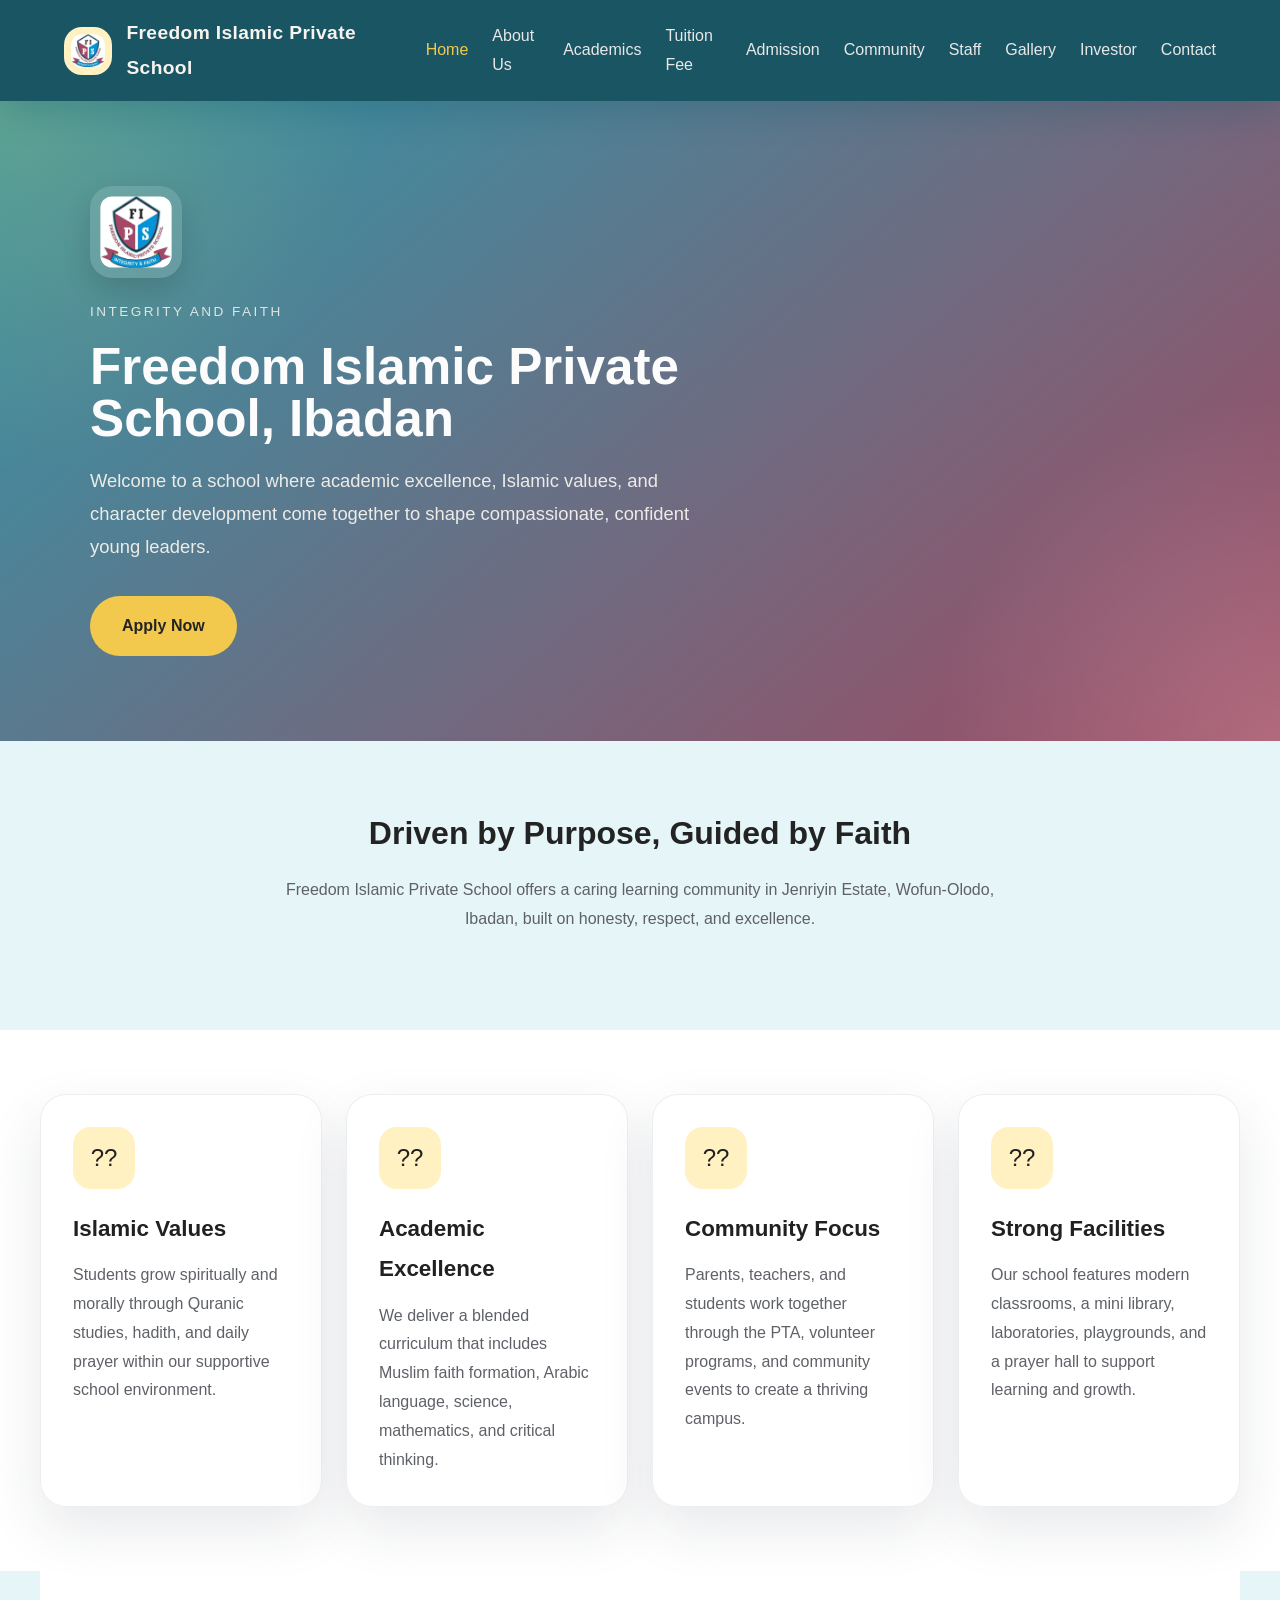
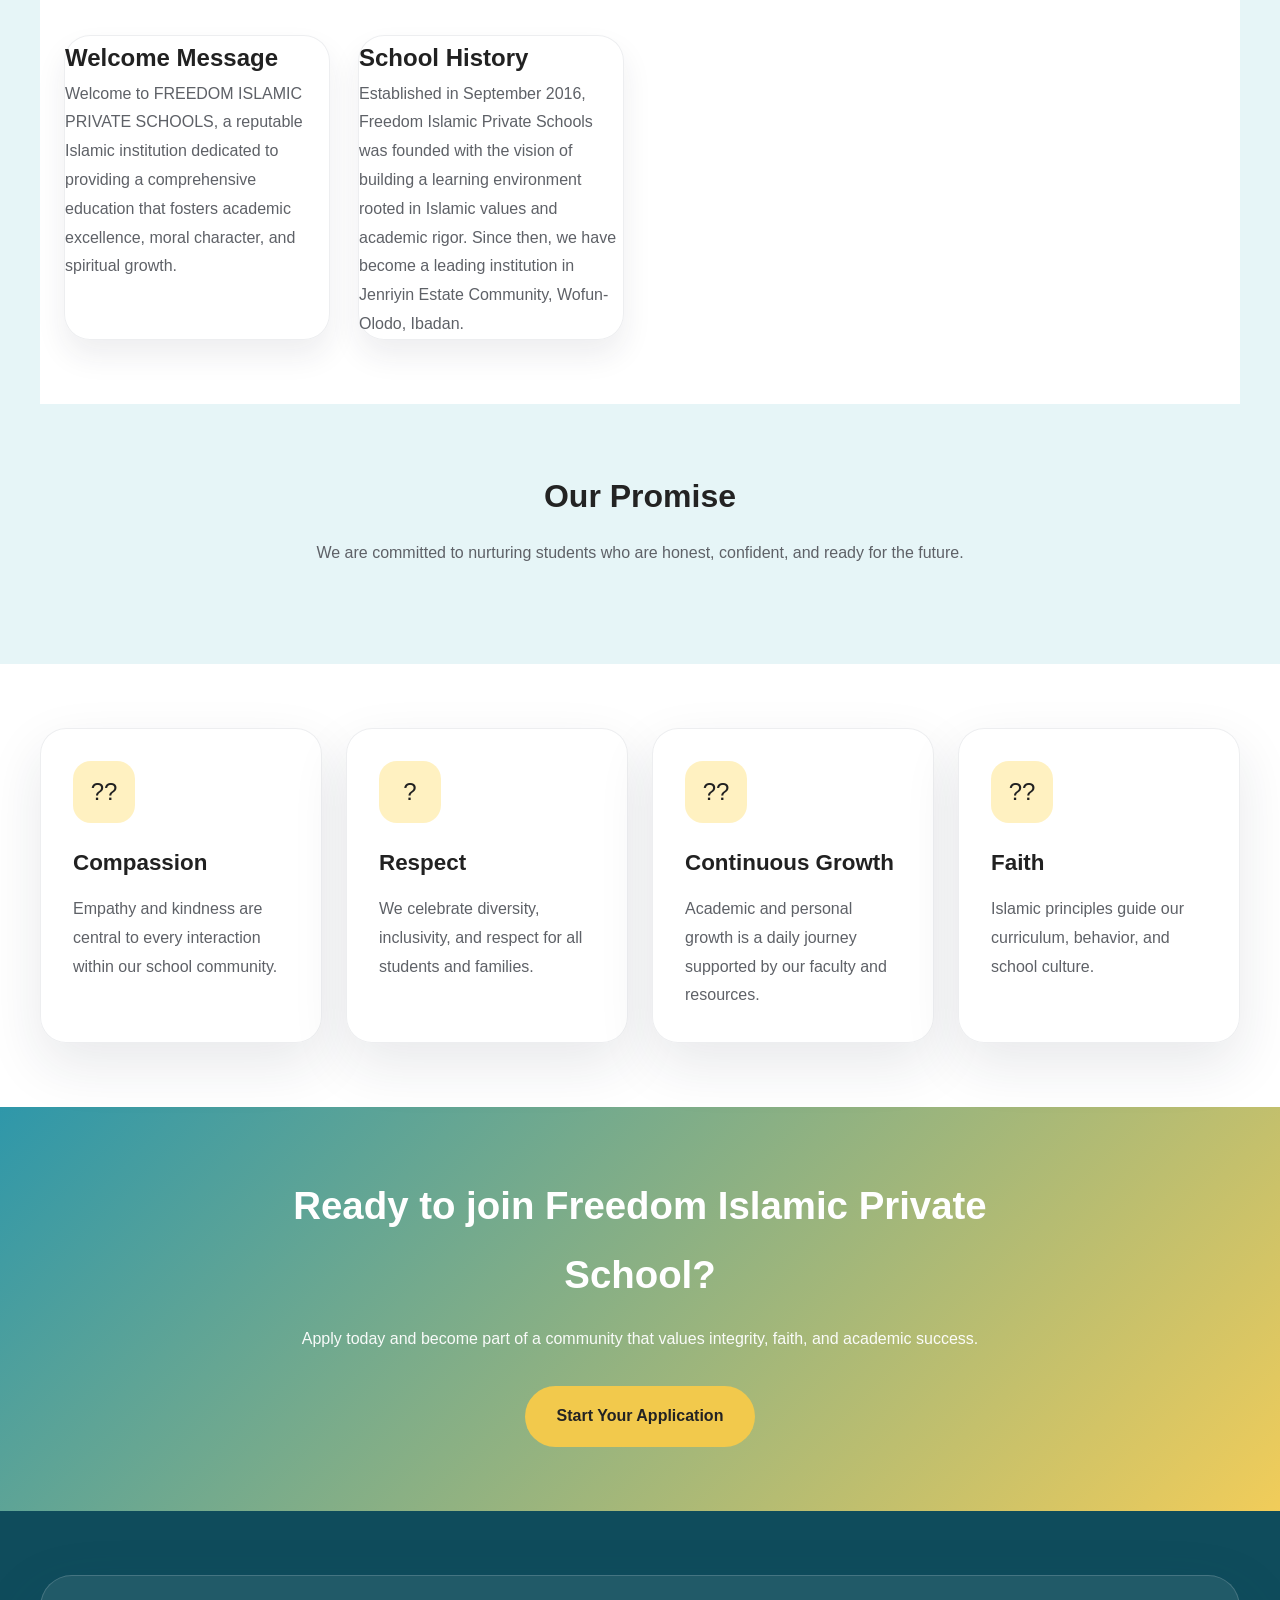
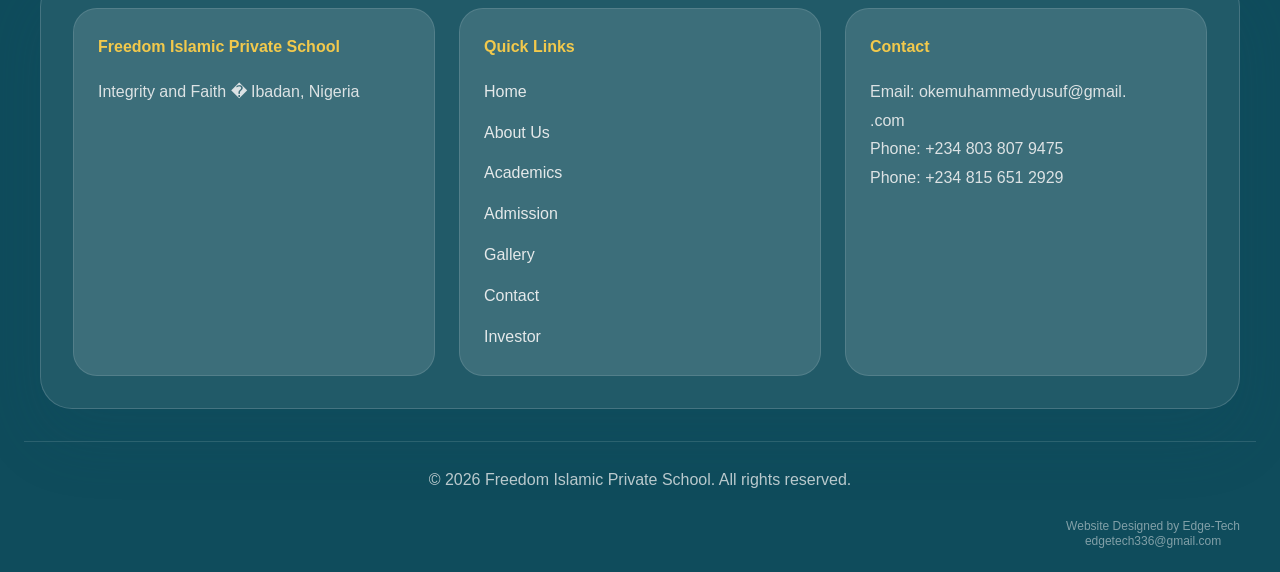
<file: freedom.html>
<!DOCTYPE html>
<html lang="en">
<head>
  <meta charset="UTF-8" />
  <meta name="viewport" content="width=device-width, initial-scale=1.0" />
  <title>Freedom Islamic Private School � Integrity and Faith</title>
  <link rel="stylesheet" href="school.css" />
</head>
<body>
  <nav class="navbar">
    <div class="nav-container">
      <div class="logo-section">
        <img src="logo.jpg" alt="Freedom Islamic Private School Logo" class="school-logo" />
        <span class="school-name">Freedom Islamic Private School</span>
      </div>
      <button class="menu-toggle" id="menu-toggle">
        <span></span>
        <span></span>
        <span></span>
      </button>
      <ul class="nav-menu" id="nav-menu">
        <li><a href="freedom.html">Home</a></li>
        <li><a href="about.html">About Us</a></li>
        <li><a href="academics.html">Academics</a></li>
        <li><a href="tuition.html">Tuition Fee</a></li>
        <li><a href="admission.html">Admission</a></li>
        <li><a href="community.html">Community</a></li>
        <li><a href="staff.html">Staff</a></li>
        <li><a href="gallery.html">Gallery</a></li>
        <li><a href="investor.html">Investor</a></li>
        <li><a href="contact.html">Contact</a></li>
      </ul>
    </div>
  </nav>

  <section class="hero">
    <div class="hero-content">
      <div class="hero-text">
        <div class="hero-logo-wrap">
          <img src="logo.jpg" alt="Freedom Islamic Private School Logo" class="hero-logo" />
        </div>
        <span class="eyebrow">Integrity and Faith</span>
        <h1>Freedom Islamic Private School, Ibadan</h1>
        <p>Welcome to a school where academic excellence, Islamic values, and character development come together to shape compassionate, confident young leaders.</p>
        <a href="admission.html" class="btn-primary">Apply Now</a>
      </div>
    </div>
  </section>

  <section class="section-title">
    <h2>Driven by Purpose, Guided by Faith</h2>
    <p>Freedom Islamic Private School offers a caring learning community in Jenriyin Estate, Wofun-Olodo, Ibadan, built on honesty, respect, and excellence.</p>
  </section>

  <section class="features">
    <div class="features-container">
      <div class="feature-card">
        <div class="feature-icon">??</div>
        <h3>Islamic Values</h3>
        <p>Students grow spiritually and morally through Quranic studies, hadith, and daily prayer within our supportive school environment.</p>
      </div>
      <div class="feature-card">
        <div class="feature-icon">??</div>
        <h3>Academic Excellence</h3>
        <p>We deliver a blended curriculum that includes Muslim faith formation, Arabic language, science, mathematics, and critical thinking.</p>
      </div>
      <div class="feature-card">
        <div class="feature-icon">??</div>
        <h3>Community Focus</h3>
        <p>Parents, teachers, and students work together through the PTA, volunteer programs, and community events to create a thriving campus.</p>
      </div>
      <div class="feature-card">
        <div class="feature-icon">??</div>
        <h3>Strong Facilities</h3>
        <p>Our school features modern classrooms, a mini library, laboratories, playgrounds, and a prayer hall to support learning and growth.</p>
      </div>
    </div>
  </section>

  <section class="about-section">
    <div class="about-container">
      <div class="about-card">
        <h2>Welcome Message</h2>
        <p>Welcome to FREEDOM ISLAMIC PRIVATE SCHOOLS, a reputable Islamic institution dedicated to providing a comprehensive education that fosters academic excellence, moral character, and spiritual growth.</p>
      </div>
      <div class="about-card">
        <h2>School History</h2>
        <p>Established in September 2016, Freedom Islamic Private Schools was founded with the vision of building a learning environment rooted in Islamic values and academic rigor. Since then, we have become a leading institution in Jenriyin Estate Community, Wofun-Olodo, Ibadan.</p>
      </div>
    </div>
  </section>

  <section class="section-title">
    <h2>Our Promise</h2>
    <p>We are committed to nurturing students who are honest, confident, and ready for the future.</p>
  </section>

  <section class="features">
    <div class="features-container">
      <div class="feature-card">
        <div class="feature-icon">??</div>
        <h3>Compassion</h3>
        <p>Empathy and kindness are central to every interaction within our school community.</p>
      </div>
      <div class="feature-card">
        <div class="feature-icon">?</div>
        <h3>Respect</h3>
        <p>We celebrate diversity, inclusivity, and respect for all students and families.</p>
      </div>
      <div class="feature-card">
        <div class="feature-icon">??</div>
        <h3>Continuous Growth</h3>
        <p>Academic and personal growth is a daily journey supported by our faculty and resources.</p>
      </div>
      <div class="feature-card">
        <div class="feature-icon">??</div>
        <h3>Faith</h3>
        <p>Islamic principles guide our curriculum, behavior, and school culture.</p>
      </div>
    </div>
  </section>

  <section class="cta-section">
    <div class="cta-content">
      <h2>Ready to join Freedom Islamic Private School?</h2>
      <p>Apply today and become part of a community that values integrity, faith, and academic success.</p>
      <a href="admission.html" class="btn-primary">Start Your Application</a>
    </div>
  </section>

  <footer class="footer">
    <div class="footer-container">
      <div class="footer-section">
        <h4>Freedom Islamic Private School</h4>
        <p>Integrity and Faith � Ibadan, Nigeria</p>
      </div>
      <div class="footer-section">
        <h4>Quick Links</h4>
        <ul>
          <li><a href="freedom.html">Home</a></li>
          <li><a href="about.html">About Us</a></li>
          <li><a href="academics.html">Academics</a></li>
          <li><a href="admission.html">Admission</a></li>
          <li><a href="gallery.html">Gallery</a></li>
          <li><a href="contact.html">Contact</a></li>
          <li><a href="investor.html">Investor</a></li>
        </ul>
      </div>
      <div class="footer-section">
        <h4>Contact</h4>
        <p>Email: okemuhammedyusuf@gmail.<br>
        .com</p>
        <p>Phone: +234 803 807 9475</p>
        <p>Phone: +234 815 651 2929</p>
      </div>
    </div>
    <div class="footer-bottom">
      <p>&copy; 2026 Freedom Islamic Private School. All rights reserved.</p><br>
      <p class="watermark">Website Designed by Edge-Tech<br>edgetech336@gmail.com</p>
    </div>
  </footer>

  <script src="school.js"></script>
</body>
</html>
</file>
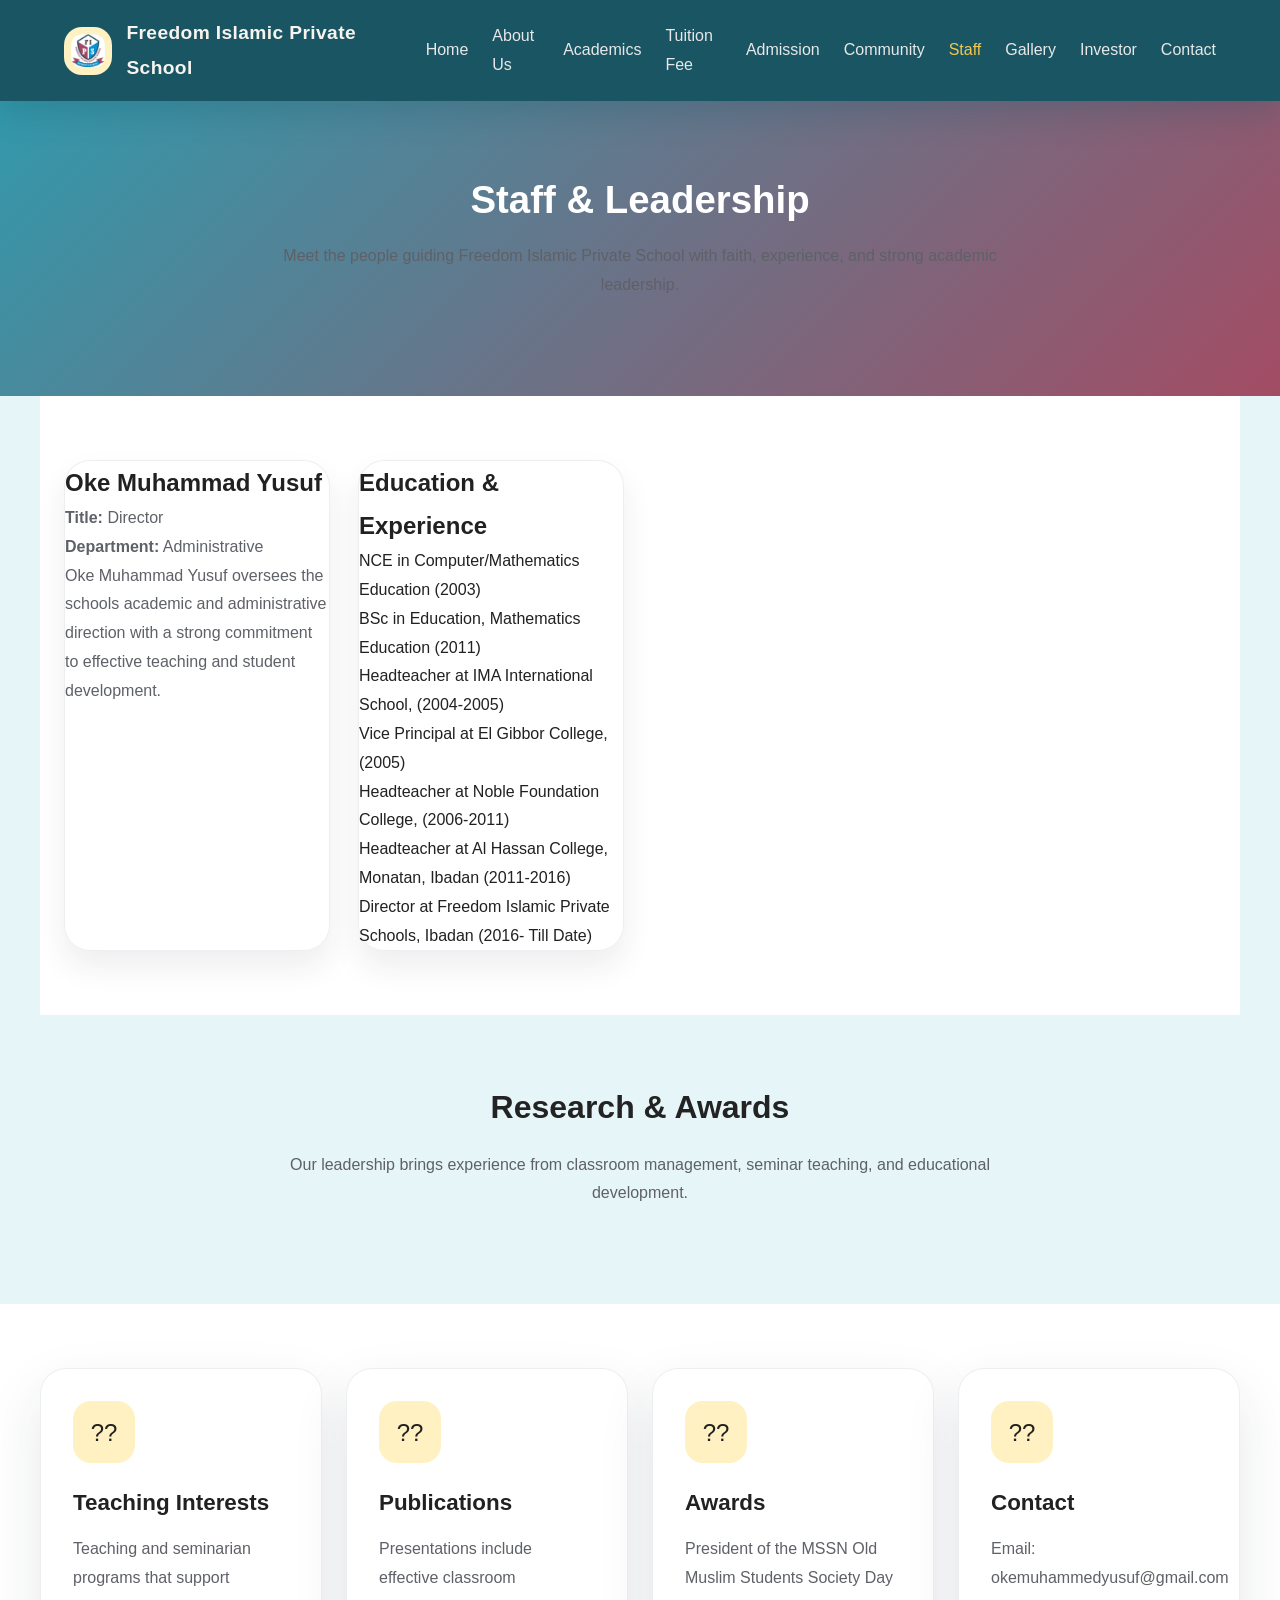
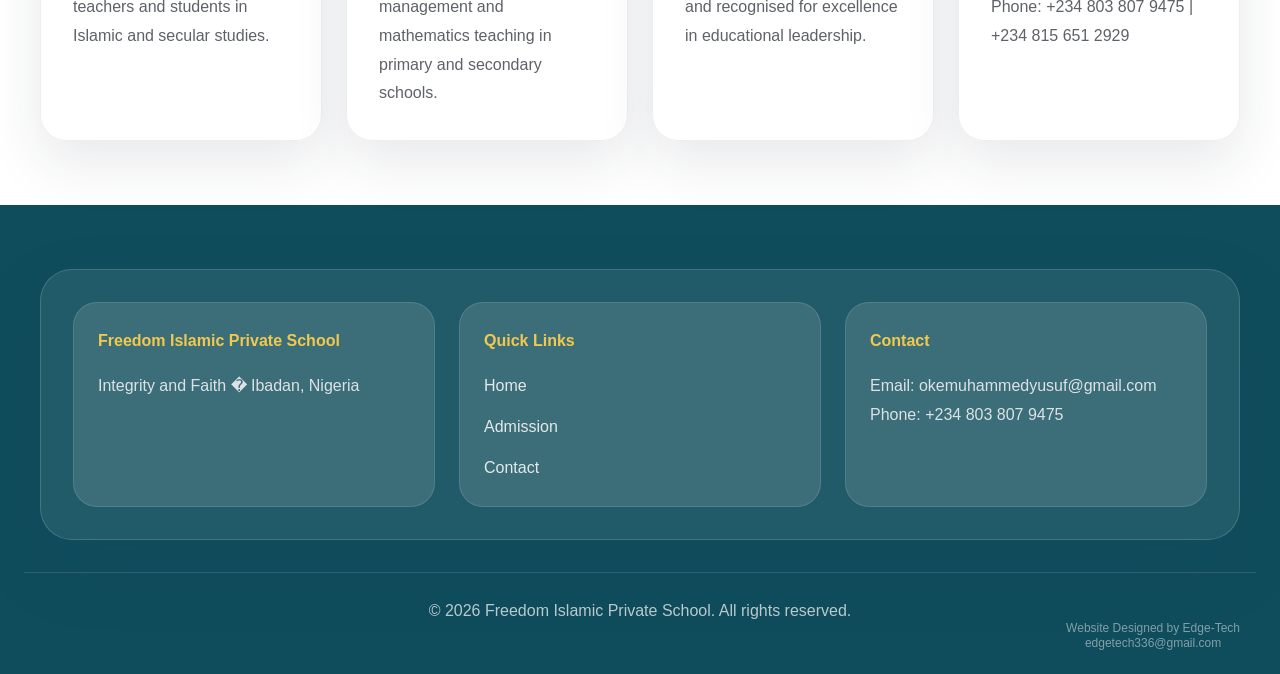
<file: staff.html>
<!DOCTYPE html>
<html lang="en">
<head>
  <meta charset="UTF-8" />
  <meta name="viewport" content="width=device-width, initial-scale=1.0" />
  <title>Staff | Freedom Islamic Private School</title>
  <link rel="stylesheet" href="school.css" />
</head>
<body>
  <nav class="navbar">
    <div class="nav-container">
      <div class="logo-section">
        <img src="logo.jpg" alt="Freedom Islamic Private School Logo" class="school-logo" />
        <span class="school-name">Freedom Islamic Private School</span>
      </div>
      <button class="menu-toggle" id="menu-toggle">
        <span></span>
        <span></span>
        <span></span>
      </button>
      <ul class="nav-menu" id="nav-menu">
        <li><a href="freedom.html">Home</a></li>
        <li><a href="about.html">About Us</a></li>
        <li><a href="academics.html">Academics</a></li>
        <li><a href="tuition.html">Tuition Fee</a></li>
        <li><a href="admission.html">Admission</a></li>
        <li><a href="community.html">Community</a></li>
        <li><a href="staff.html">Staff</a></li>
        <li><a href="gallery.html">Gallery</a></li>
        <li><a href="investor.html">Investor</a></li>
        <li><a href="contact.html">Contact</a></li>
      </ul>
    </div>
  </nav>

  <section class="page-header">
    <div class="section-title">
      <h1>Staff & Leadership</h1>
      <p>Meet the people guiding Freedom Islamic Private School with faith, experience, and strong academic leadership.</p>
    </div>
  </section>

  <section class="about-section">
    <div class="about-container">
      <div class="about-card">
        <h2>Oke Muhammad Yusuf</h2>
        <p><strong>Title:</strong> Director</p>
        <p><strong>Department:</strong> Administrative</p>
        <p>Oke Muhammad Yusuf oversees the schools academic and administrative direction with a strong commitment to effective teaching and student development.</p>
      </div>
      <div class="about-card">
        <h2>Education & Experience</h2>
        <ul class="values-list">
          <li>NCE in Computer/Mathematics Education (2003)</li>
          <li>BSc in Education, Mathematics Education (2011)</li>
          <li>Headteacher at IMA International School, (2004-2005)</li>
          <li>Vice Principal at El Gibbor College, (2005)</li>
          <li>Headteacher at Noble Foundation College, (2006-2011)</li>
          <li>Headteacher at Al Hassan College, Monatan, Ibadan (2011-2016)</li>
          <li>Director at Freedom Islamic Private Schools, Ibadan (2016- Till Date)</li>
        </ul>
      </div>
    </div>
  </section>

  <section class="section-title">
    <h2>Research & Awards</h2>
    <p>Our leadership brings experience from classroom management, seminar teaching, and educational development.</p>
  </section>

  <section class="features">
    <div class="features-container">
      <div class="feature-card">
        <div class="feature-icon">??</div>
        <h3>Teaching Interests</h3>
        <p>Teaching and seminarian programs that support teachers and students in Islamic and secular studies.</p>
      </div>
      <div class="feature-card">
        <div class="feature-icon">??</div>
        <h3>Publications</h3>
        <p>Presentations include effective classroom management and mathematics teaching in primary and secondary schools.</p>
      </div>
      <div class="feature-card">
        <div class="feature-icon">??</div>
        <h3>Awards</h3>
        <p>President of the MSSN Old Muslim Students Society Day and recognised for excellence in educational leadership.</p>
      </div>
      <div class="feature-card">
        <div class="feature-icon">??</div>
        <h3>Contact</h3>
        <p>Email: okemuhammedyusuf@gmail.com</p>
        <p>Phone: +234 803 807 9475 | +234 815 651 2929</p>
      </div>
    </div>
  </section>

  <footer class="footer">
    <div class="footer-container">
      <div class="footer-section">
        <h4>Freedom Islamic Private School</h4>
        <p>Integrity and Faith � Ibadan, Nigeria</p>
      </div>
      <div class="footer-section">
        <h4>Quick Links</h4>
        <ul>
          <li><a href="freedom.html">Home</a></li>
          <li><a href="admission.html">Admission</a></li>
          <li><a href="contact.html">Contact</a></li>
        </ul>
      </div>
      <div class="footer-section">
        <h4>Contact</h4>
        <p>Email: okemuhammedyusuf@gmail.com</p>
        <p>Phone: +234 803 807 9475</p>
      </div>
    </div>
    <div class="footer-bottom">
      <p>&copy; 2026 Freedom Islamic Private School. All rights reserved.</p>
      <p class="watermark">Website Designed by Edge-Tech<br>edgetech336@gmail.com</p>
    </div>
  </footer>

  <script src="school.js"></script>
</body>
</html>
</file>
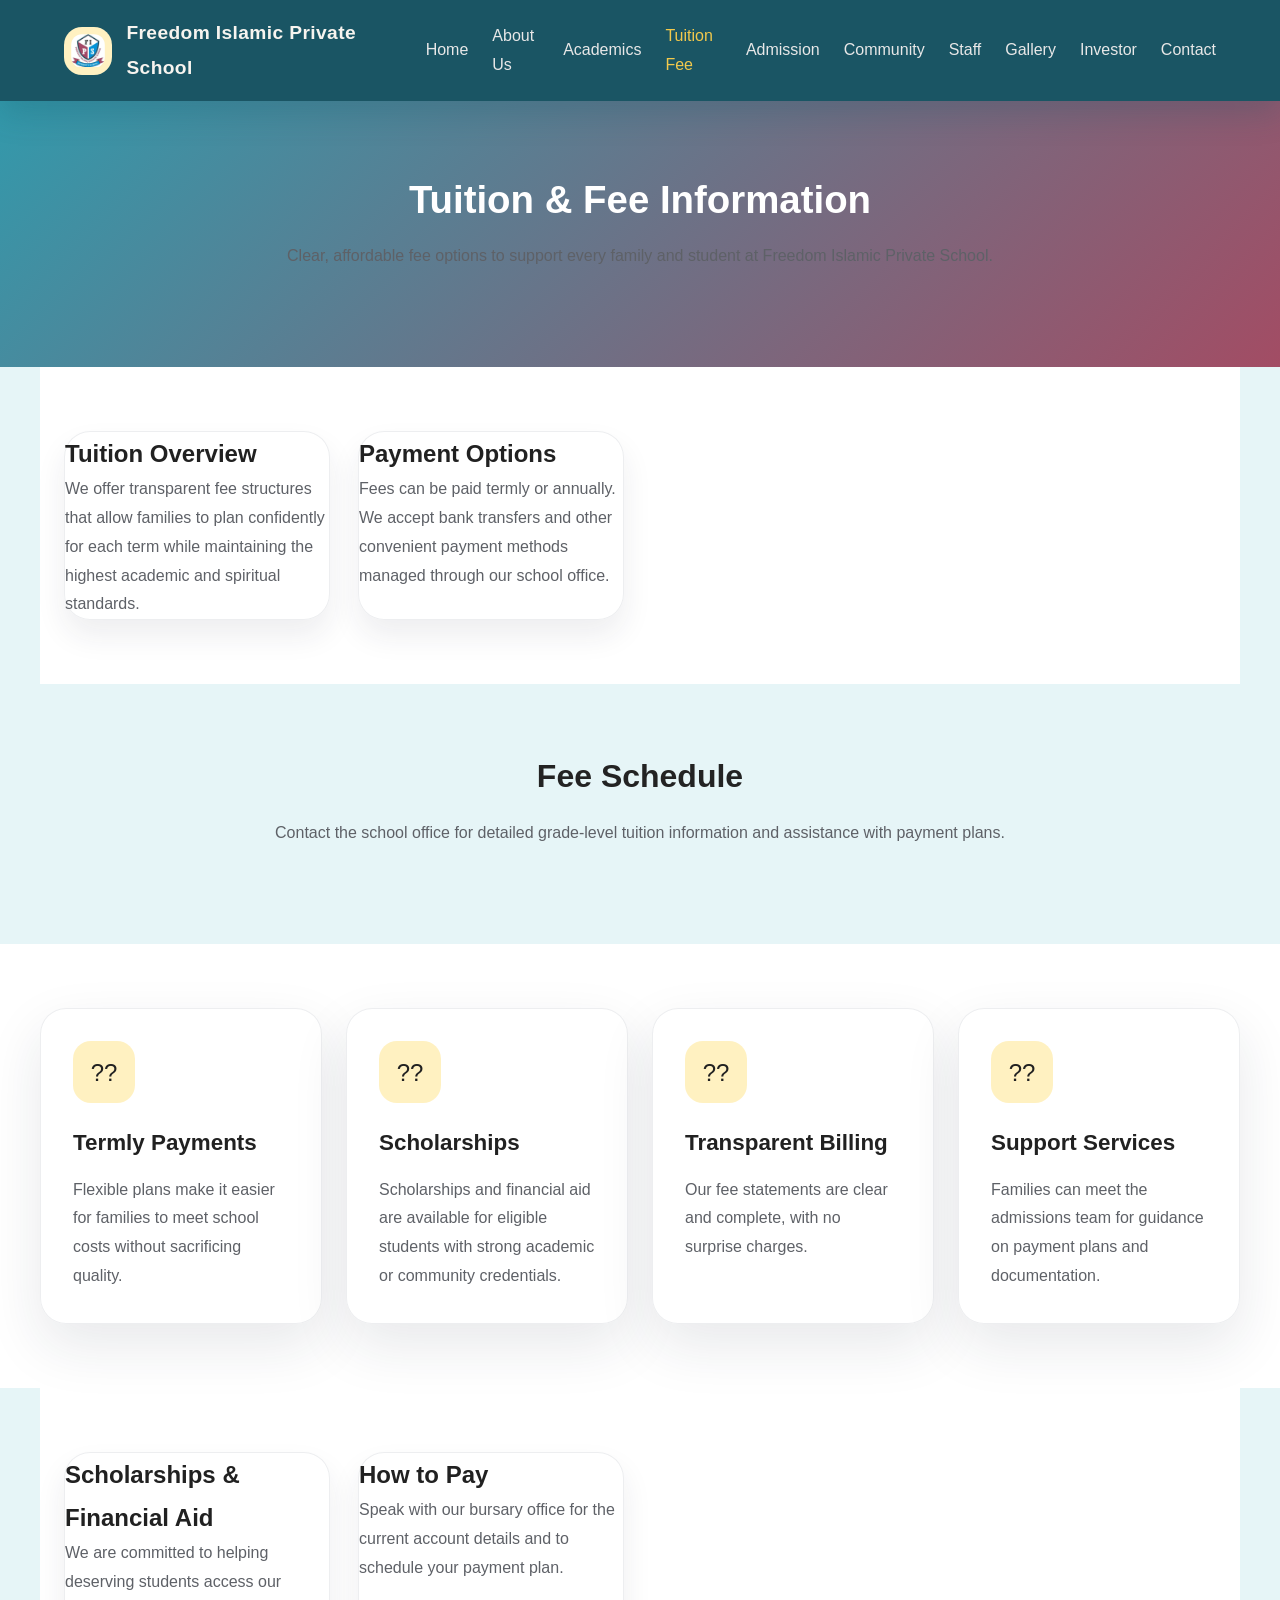
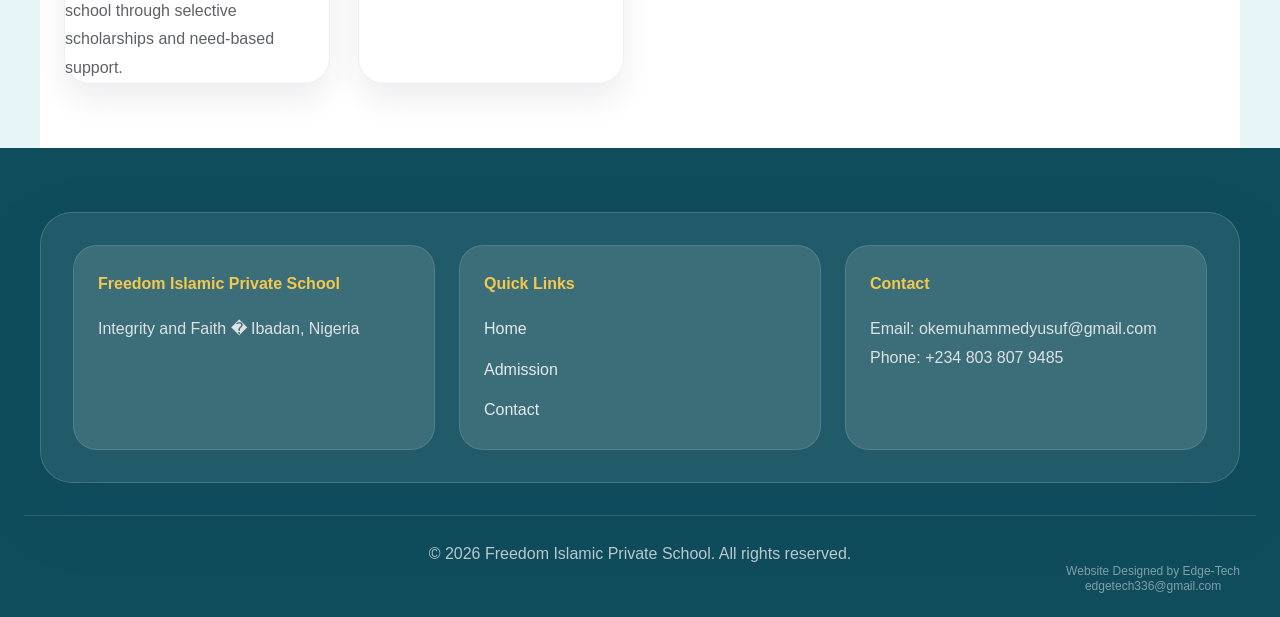
<file: tuition.html>
<!DOCTYPE html>
<html lang="en">
<head>
  <meta charset="UTF-8" />
  <meta name="viewport" content="width=device-width, initial-scale=1.0" />
  <title>Tuition Fee | Freedom Islamic Private School</title>
  <link rel="stylesheet" href="school.css" />
</head>
<body>
  <nav class="navbar">
    <div class="nav-container">
      <div class="logo-section">
        <img src="logo.jpg" alt="Freedom Islamic Private School Logo" class="school-logo" />
        <span class="school-name">Freedom Islamic Private School</span>
      </div>
      <button class="menu-toggle" id="menu-toggle">
        <span></span>
        <span></span>
        <span></span>
      </button>
      <ul class="nav-menu" id="nav-menu">
        <li><a href="freedom.html">Home</a></li>
        <li><a href="about.html">About Us</a></li>
        <li><a href="academics.html">Academics</a></li>
        <li><a href="tuition.html">Tuition Fee</a></li>
        <li><a href="admission.html">Admission</a></li>
        <li><a href="community.html">Community</a></li>
        <li><a href="staff.html">Staff</a></li>
        <li><a href="gallery.html">Gallery</a></li>
        <li><a href="investor.html">Investor</a></li>
        <li><a href="contact.html">Contact</a></li>
      </ul>
    </div>
  </nav>

  <section class="page-header">
    <div class="section-title">
      <h1>Tuition & Fee Information</h1>
      <p>Clear, affordable fee options to support every family and student at Freedom Islamic Private School.</p>
    </div>
  </section>

  <section class="about-section">
    <div class="about-container">
      <div class="about-card">
        <h2>Tuition Overview</h2>
        <p>We offer transparent fee structures that allow families to plan confidently for each term while maintaining the highest academic and spiritual standards.</p>
      </div>
      <div class="about-card">
        <h2>Payment Options</h2>
        <p>Fees can be paid termly or annually. We accept bank transfers and other convenient payment methods managed through our school office.</p>
      </div>
    </div>
  </section>

  <section class="section-title">
    <h2>Fee Schedule</h2>
    <p>Contact the school office for detailed grade-level tuition information and assistance with payment plans.</p>
  </section>

  <section class="features">
    <div class="features-container">
      <div class="feature-card">
        <div class="feature-icon">??</div>
        <h3>Termly Payments</h3>
        <p>Flexible plans make it easier for families to meet school costs without sacrificing quality.</p>
      </div>
      <div class="feature-card">
        <div class="feature-icon">??</div>
        <h3>Scholarships</h3>
        <p>Scholarships and financial aid are available for eligible students with strong academic or community credentials.</p>
      </div>
      <div class="feature-card">
        <div class="feature-icon">??</div>
        <h3>Transparent Billing</h3>
        <p>Our fee statements are clear and complete, with no surprise charges.</p>
      </div>
      <div class="feature-card">
        <div class="feature-icon">??</div>
        <h3>Support Services</h3>
        <p>Families can meet the admissions team for guidance on payment plans and documentation.</p>
      </div>
    </div>
  </section>

  <section class="about-section">
    <div class="about-container">
      <div class="about-card">
        <h2>Scholarships & Financial Aid</h2>
        <p>We are committed to helping deserving students access our school through selective scholarships and need-based support.</p>
      </div>
      <div class="about-card">
        <h2>How to Pay</h2>
        <p>Speak with our bursary office for the current account details and to schedule your payment plan.</p>
      </div>
    </div>
  </section>

  <footer class="footer">
    <div class="footer-container">
      <div class="footer-section">
        <h4>Freedom Islamic Private School</h4>
        <p>Integrity and Faith � Ibadan, Nigeria</p>
      </div>
      <div class="footer-section">
        <h4>Quick Links</h4>
        <ul>
          <li><a href="freedom.html">Home</a></li>
          <li><a href="admission.html">Admission</a></li>
          <li><a href="contact.html">Contact</a></li>
        </ul>
      </div>
      <div class="footer-section">
        <h4>Contact</h4>
        <p>Email: okemuhammedyusuf@gmail.com</p>
        <p>Phone: +234 803 807 9485</p>
      </div>
    </div>
    <div class="footer-bottom">
      <p>&copy; 2026 Freedom Islamic Private School. All rights reserved.</p>
      <p class="watermark">Website Designed by Edge-Tech<br>edgetech336@gmail.com</p>
    </div>
  </footer>

  <script src="school.js"></script>
</body>
</html>
</file>
<file: school.css>
﻿/* ===== RESET & BASE ===== */
* {
  margin: 0;
  padding: 0;
  box-sizing: border-box;
}

:root {
  color-scheme: light;
  font-family: 'Inter', 'Arial', sans-serif;
  --bg: #F5F5F5;
  --surface: #FFFFFF;
  --surface-soft: #FEF7DE;
  --text: #212121;
  --muted: #5e6167;
  --primary: #1F8FA3;
  --primary-soft: #D7F0F4;
  --secondary: #9B3A54;
  --accent: #F2C94C;
  --accent-soft: #FFF1C1;
  --footer: #0F4C5C;
  --shadow: 0 22px 55px rgba(33, 40, 55, 0.1);
}

html {
  scroll-behavior: smooth;
}

body {
  background: #e6f5f7;
  color: var(--text);
  line-height: 1.8;
}

a {
  text-decoration: none;
  color: inherit;
}

ul {
  list-style: none;
}

button,
input,
textarea {
  font: inherit;
}

img {
  max-width: 100%;
  display: block;
}

/* ===== NAVBAR ===== */
.navbar {
  background: rgba(15, 76, 92, 0.95);
  backdrop-filter: blur(12px);
  padding: 1rem 0;
  position: sticky;
  top: 0;
  z-index: 200;
  box-shadow: 0 12px 30px rgba(15, 76, 92, 0.22);
}

.nav-container {
  max-width: 1200px;
  margin: 0 auto;
  padding: 0 1.5rem;
  display: flex;
  justify-content: space-between;
  align-items: center;
  gap: 1rem;
}

.logo-section {
  display: flex;
  align-items: center;
  gap: 0.9rem;
}

.school-logo {
  width: 48px;
  height: 48px;
  border-radius: 18px;
  background: var(--accent-soft);
  padding: 0.45rem;
}

.school-name {
  color: #f7f4ef;
  font-size: 1.2rem;
  font-weight: 700;
  letter-spacing: 0.02em;
}

.nav-menu {
  display: flex;
  gap: 1.5rem;
  align-items: center;
}

.nav-menu a {
  color: #e8e8e8;
  font-weight: 500;
  transition: color 0.3s ease, transform 0.3s ease;
}

.nav-menu a:hover,
.nav-menu a.active-link {
  color: var(--accent);
  transform: translateY(-1px);
}

.menu-toggle {
  display: none;
  flex-direction: column;
  justify-content: center;
  gap: 0.45rem;
  background: none;
  border: none;
  cursor: pointer;
}

.menu-toggle span {
  width: 28px;
  height: 3px;
  background: #f7f4ef;
  border-radius: 999px;
  transition: transform 0.3s ease, opacity 0.3s ease;
}

/* ===== HERO SECTION ===== */
.hero {
  min-height: 640px;
  display: flex;
  align-items: center;
  justify-content: center;
  background: linear-gradient(140deg, rgba(31, 143, 163, 0.92), rgba(155, 58, 84, 0.92));
  padding: 4rem 1.5rem;
  position: relative;
  overflow: hidden;
}

.hero::before {
  content: '';
  position: absolute;
  inset: 0;
  background: radial-gradient(circle at top left, rgba(242, 201, 76, 0.24), transparent 26%),
              radial-gradient(circle at bottom right, rgba(255, 255, 255, 0.18), transparent 24%);
  pointer-events: none;
}

.hero-content {
  position: relative;
  z-index: 1;
  max-width: 1100px;
  width: 100%;
  display: grid;
  grid-template-columns: 1.15fr 0.85fr;
  gap: 2rem;
  align-items: center;
}

.hero-text {
  color: #fcfcfd;
}

.hero-logo-wrap {
  margin-bottom: 1.2rem;
}

.hero-logo {
  width: 92px;
  max-width: 100%;
  border-radius: 22px;
  background: rgba(255, 255, 255, 0.12);
  padding: 0.65rem;
  box-shadow: 0 12px 30px rgba(0, 0, 0, 0.14);
}

.hero-text h1 {
  font-size: clamp(2.7rem, 4vw, 4rem);
  line-height: 1.02;
  margin-bottom: 1.2rem;
}

.hero-text p {
  font-size: 1.15rem;
  max-width: 640px;
  margin-bottom: 2rem;
  color: rgba(247, 244, 239, 0.93);
}

.cta-btn {
  background: #f2b65c;
  color: #232323;
  padding: 1rem 2.4rem;
  border: none;
  border-radius: 999px;
  font-size: 1rem;
  font-weight: 700;
  cursor: pointer;
  box-shadow: 0 18px 45px rgba(33, 42, 61, 0.18);
  transition: transform 0.25s ease, box-shadow 0.25s ease;
}

.cta-btn:hover {
  transform: translateY(-3px);
  box-shadow: 0 24px 55px rgba(33, 42, 61, 0.2);
}

.hero-image {
  width: 100%;
  border-radius: 28px;
  filter: drop-shadow(0 20px 60px rgba(0, 0, 0, 0.18));
}

/* ===== SECTIONS ===== */
section {
  padding: 4rem 1.5rem;
}

.section-title {
  max-width: 780px;
  margin: 0 auto 2rem;
  text-align: center;
}

.section-title h2 {
  font-size: clamp(2rem, 2.5vw, 2.7rem);
  color: #232323;
  margin-bottom: 0.85rem;
}

.section-title p {
  color: var(--muted);
  max-width: 760px;
  margin: 0 auto;
}

.features {
  background: var(--surface);
}

.features-container {
  max-width: 1200px;
  margin: 0 auto;
  display: grid;
  grid-template-columns: repeat(auto-fit, minmax(260px, 1fr));
  gap: 1.5rem;
}

.feature-card {
  background: rgba(255, 255, 255, 0.92);
  border: 1px solid rgba(33, 42, 61, 0.08);
  box-shadow: var(--shadow);
  border-radius: 26px;
  padding: 2rem;
  text-align: left;
  transition: transform 0.3s ease, border-color 0.3s ease;
}

.feature-card:hover {
  transform: translateY(-6px);
  border-color: rgba(242, 201, 76, 0.32);
}

.feature-icon {
  display: inline-flex;
  align-items: center;
  justify-content: center;
  width: 62px;
  height: 62px;
  background: var(--accent-soft);
  border-radius: 18px;
  margin-bottom: 1.25rem;
  font-size: 1.5rem;
}

.feature-card h3 {
  font-size: 1.4rem;
  margin-bottom: 0.75rem;
  color: var(--text);
}

.feature-card p {
  color: var(--muted);
  line-height: 1.8;
}

.cta-section,
.application {
  background: linear-gradient(135deg, rgba(31, 143, 163, 0.92), rgba(242, 201, 76, 0.92));
  color: #ffffff;
  text-align: center;
}

.cta-content,
.application-container {
  max-width: 820px;
  margin: 0 auto;
}

.cta-content h2,
.application h2 {
  font-size: clamp(2rem, 3vw, 2.6rem);
  margin-bottom: 1rem;
}

.cta-content p,
.application p {
  opacity: 0.95;
  margin-bottom: 2rem;
}

.apply-btn-large,
.network-btn {
  background: #ffffff;
  color: #232323;
  border-radius: 999px;
  padding: 1rem 2.6rem;
  border: none;
  font-weight: 700;
  cursor: pointer;
  transition: transform 0.25s ease, box-shadow 0.25s ease;
}

.apply-btn-large:hover,
.network-btn:hover {
  transform: translateY(-2px);
  box-shadow: 0 22px 40px rgba(33, 42, 61, 0.15);
}

/* ===== PAGE HEADER ===== */
.page-header {
  background: linear-gradient(135deg, rgba(31, 143, 163, 0.9), rgba(155, 58, 84, 0.9));
  color: white;
  text-align: center;
}

.page-header h1 {
  font-size: clamp(2rem, 3vw, 2.8rem);
  margin-bottom: 0.5rem;
}

/* ===== ABOUT, VALUES, LEADERSHIP, CAREER, ALUMNI ETC ===== */
.about-section,
.values-section,
.leadership,
.career-intro,
.positions,
.alumni-intro,
.notable-alumni,
.success-stories,
.alumni-stats,
.alumni-network {
  background: var(--surface);
}

.about-container,
.values-container,
.leadership-grid,
.positions-grid,
.benefits-grid,
.alumni-grid,
.stories-grid,
.stats-container {
  max-width: 1200px;
  margin: 0 auto;
  display: grid;
  gap: 1.75rem;
}

.about-container,
.values-container {
  grid-template-columns: 1fr 1fr;
}

.about-card,
.leader-card,
.position-card,
.benefit,
.alumni-card,
.story-card {
  border-radius: 26px;
  border: 1px solid rgba(33, 42, 61, 0.08);
  background: rgba(255, 255, 255, 0.94);
  box-shadow: 0 16px 30px rgba(33, 42, 61, 0.08);
}

.about-card h2,
.leader-card h3,
.position-card h3,
.story-card h3,
.alumni-card h3,
.benefit h4 {
  color: var(--text);
}

.about-card p,
.leader-card p,
.position-card p,
.story-card p,
.benefit p,
.alumni-bio,
.footer-section p {
  color: var(--muted);
}

.about-image,
.leader-image,
.alumni-photo {
  margin: 0 auto 1.5rem;
}

.leadership-grid,
.positions-grid,
.benefits-grid,
.alumni-grid,
.stories-grid {
  grid-template-columns: repeat(auto-fit, minmax(280px, 1fr));
}

.department,
.alumni-year,
.alumni-profession,
.read-more {
  color: var(--primary);
}

.alumni-profession {
  color: #7f5aa1;
}

.apply-btn,
.read-more {
  display: inline-flex;
  align-items: center;
  gap: 0.4rem;
}

.apply-btn {
  background: var(--accent);
  color: #232323;
}

.apply-btn:hover {
  background: #e19f49;
}

.card-grid,
.info-row,
.contact-grid {
  display: grid;
  gap: 1.5rem;
  max-width: 1200px;
  margin: 0 auto;
}

.card-grid {
  grid-template-columns: repeat(auto-fit, minmax(260px, 1fr));
}

.info-row {
  grid-template-columns: repeat(auto-fit, minmax(320px, 1fr));
}

.contact-grid {
  grid-template-columns: 1.4fr 0.9fr;
}

.info-card,
.contact-card,
.contact-form {
  background: rgba(255, 255, 255, 0.96);
  border: 1px solid rgba(33, 42, 61, 0.08);
  border-radius: 24px;
  padding: 2rem;
  box-shadow: var(--shadow);
}

.info-card h3,
.contact-card h2 {
  color: var(--text);
  margin-bottom: 1rem;
}

.form-field {
  display: flex;
  flex-direction: column;
  gap: 0.5rem;
  margin-bottom: 1.25rem;
}

.form-field label {
  font-weight: 600;
  color: #232323;
}

.form-field input,
.form-field textarea {
  width: 100%;
  padding: 1rem;
  border-radius: 18px;
  border: 1px solid rgba(33, 42, 61, 0.14);
  background: #fbf7f0;
  color: #232323;
  resize: vertical;
}

.form-field textarea {
  min-height: 160px;
}

.btn-primary {
  display: inline-flex;
  align-items: center;
  justify-content: center;
  gap: 0.5rem;
  background: var(--accent);
  color: #232323;
  padding: 1rem 2rem;
  border-radius: 999px;
  border: none;
  font-weight: 700;
  transition: transform 0.25s ease, box-shadow 0.25s ease;
}

.btn-primary:hover {
  transform: translateY(-2px);
  box-shadow: 0 22px 40px rgba(33, 42, 61, 0.16);
}

.btn {
  display: inline-flex;
  align-items: center;
  justify-content: center;
  padding: 0.95rem 1.5rem;
  border-radius: 999px;
  border: none;
  font-weight: 700;
  cursor: pointer;
  transition: transform 0.25s ease, box-shadow 0.25s ease, background 0.25s ease;
}

.btn:hover {
  transform: translateY(-2px);
}

.btn-outline {
  background: transparent;
  color: #ffffff;
  border: 1px solid rgba(255, 255, 255, 0.85);
}

.btn-outline:hover {
  background: rgba(255, 255, 255, 0.12);
}

.grid-4,
.grid-3,
.grid-2,
.card-grid {
  display: grid;
  gap: 1.5rem;
}

.grid-4 {
  grid-template-columns: repeat(4, 1fr);
}

.grid-3 {
  grid-template-columns: repeat(3, 1fr);
}

.grid-2 {
  grid-template-columns: repeat(2, 1fr);
}

.bg-light {
  background: #f4f4f4;
}

.text-center {
  text-align: center;
}

.about-section {
  max-width: 1200px;
  margin: 0 auto;
  display: grid;
  grid-template-columns: 1fr 1fr;
  gap: 2rem;
  align-items: center;
  padding: 4rem 1.5rem;
}

.about-section img {
  border-radius: 24px;
  width: 100%;
  height: auto;
}

.hero-buttons {
  display: flex;
  flex-wrap: wrap;
  gap: 1rem;
  margin-top: 2rem;
}

.fade-in {
  opacity: 0;
  transform: translateY(24px);
  transition: opacity 0.8s ease, transform 0.8s ease;
}

.fade-in.show {
  opacity: 1;
  transform: translateY(0);
}

@media (max-width: 900px) {
  .hero-content,
  .about-section,
  .grid-4,
  .grid-3,
  .grid-2 {
    grid-template-columns: 1fr;
  }
}

.eyebrow {
  display: inline-block;
  margin-bottom: 1rem;
  font-size: 0.85rem;
  letter-spacing: 0.18em;
  color: rgba(247, 244, 239, 0.85);
  text-transform: uppercase;
}

.social-links {
  display: flex;
  flex-wrap: wrap;
  gap: 0.75rem;
  margin-top: 1rem;
}

.social-link {
  display: inline-flex;
  align-items: center;
  justify-content: center;
  padding: 0.75rem 1rem;
  border-radius: 999px;
  background: var(--surface-soft);
  border: 1px solid rgba(33, 42, 61, 0.08);
  color: #232323;
  font-weight: 600;
}

.footer {
  background: var(--footer);
  padding: 4rem 1.5rem 2rem;
}

.footer-container {
  max-width: 1200px;
  margin: 0 auto;
  display: grid;
  grid-template-columns: repeat(auto-fit, minmax(220px, 1fr));
  gap: 1.5rem;
  background: rgba(255, 255, 255, 0.08);
  border: 1px solid rgba(255, 255, 255, 0.16);
  border-radius: 32px;
  box-shadow: 0 28px 65px rgba(15, 76, 92, 0.18);
  padding: 2rem;
}

.footer-section {
  background: rgba(255, 255, 255, 0.12);
  border: 1px solid rgba(255, 255, 255, 0.12);
  border-radius: 24px;
  padding: 1.5rem;
}

.footer-section h4 {
  margin-bottom: 1rem;
  color: var(--accent);
}

.footer-section ul {
  display: grid;
  gap: 0.75rem;
  padding-left: 0;
}

.footer-section ul li a {
  color: rgba(243, 243, 243, 0.92);
  font-weight: 500;
}

.footer-section ul li a:hover {
  color: #ffffff;
}

.footer-section p {
  color: rgba(243, 243, 243, 0.88);
  line-height: 1.8;
}

.footer-bottom {
  margin-top: 2rem;
  padding-top: 1.5rem;
  padding-bottom: 1rem;
  border-top: 1px solid rgba(255, 255, 255, 0.12);
  text-align: center;
  color: rgba(243, 243, 243, 0.75);
  position: relative;
}

.watermark {
  position: absolute;
  bottom: -0.5rem;
  right: 1rem;
  font-size: 0.75rem;
  color: rgba(243, 243, 243, 0.5);
  line-height: 1.2;
}

/* ===== GALLERY STYLES ===== */
.gallery-section {
  padding: 4rem 1.5rem;
}

.gallery-box {
  max-width: 1200px;
  margin: 0 auto 3rem;
  background: rgba(255, 255, 255, 0.94);
  border: 1px solid rgba(33, 42, 61, 0.08);
  border-radius: 24px;
  box-shadow: var(--shadow);
  padding: 2rem;
}

.gallery-box h2 {
  color: var(--text);
  margin-bottom: 1rem;
  font-size: 1.8rem;
}

.gallery-box p {
  color: var(--muted);
  line-height: 1.6;
  margin-bottom: 1.5rem;
}

.gallery-box strong {
  display: block;
  color: var(--primary);
  font-weight: 600;
  margin-bottom: 1.5rem;
}

.gallery-grid {
  display: grid;
  grid-template-columns: repeat(3, 1fr);
  gap: 1rem;
}

.gallery-item {
  border-radius: 16px;
  overflow: hidden;
  box-shadow: 0 8px 20px rgba(0, 0, 0, 0.1);
  transition: transform 0.3s ease;
}

.gallery-item:hover {
  transform: scale(1.05);
}

.gallery-item a {
  display: block;
  text-decoration: none;
}

.gallery-image {
  width: 100%;
  height: 180px;
  object-fit: cover;
  display: block;
}

/* ===== SCROLL STYLES ===== */
.navbar.scrolled {
  box-shadow: 0 18px 40px rgba(33, 42, 61, 0.2);
}

/* ===== RESPONSIVE ===== */
@media (max-width: 1024px) {
  .hero-content,
  .about-container,
  .values-container,
  .leadership-grid,
  .positions-grid,
  .benefits-grid,
  .alumni-grid,
  .stories-grid,
  .stats-container {
    grid-template-columns: 1fr;
  }
}

@media (max-width: 768px) {
  .nav-menu {
    display: none;
    flex-direction: column;
    position: absolute;
    top: 84px;
    right: 0;
    width: 100%;
    background: rgba(15, 76, 92, 0.98);
    padding: 2rem 0;
    text-align: center;
  }

  .nav-menu.active {
    display: flex;
  }

  .nav-menu li {
    margin: 1rem 0;
  }

  .menu-toggle {
    display: flex;
  }

  .menu-toggle.open span:nth-child(1) {
    transform: translateY(8px) rotate(45deg);
  }

  .menu-toggle.open span:nth-child(2) {
    opacity: 0;
  }

  .menu-toggle.open span:nth-child(3) {
    transform: translateY(-8px) rotate(-45deg);
  }

  .hero {
    padding: 3rem 1rem;
  }

  .hero-text h1 {
    font-size: 2.5rem;
  }

  .hero-text p,
  .cta-content p,
  .section-title p {
    font-size: 1rem;
  }
}
</file>
